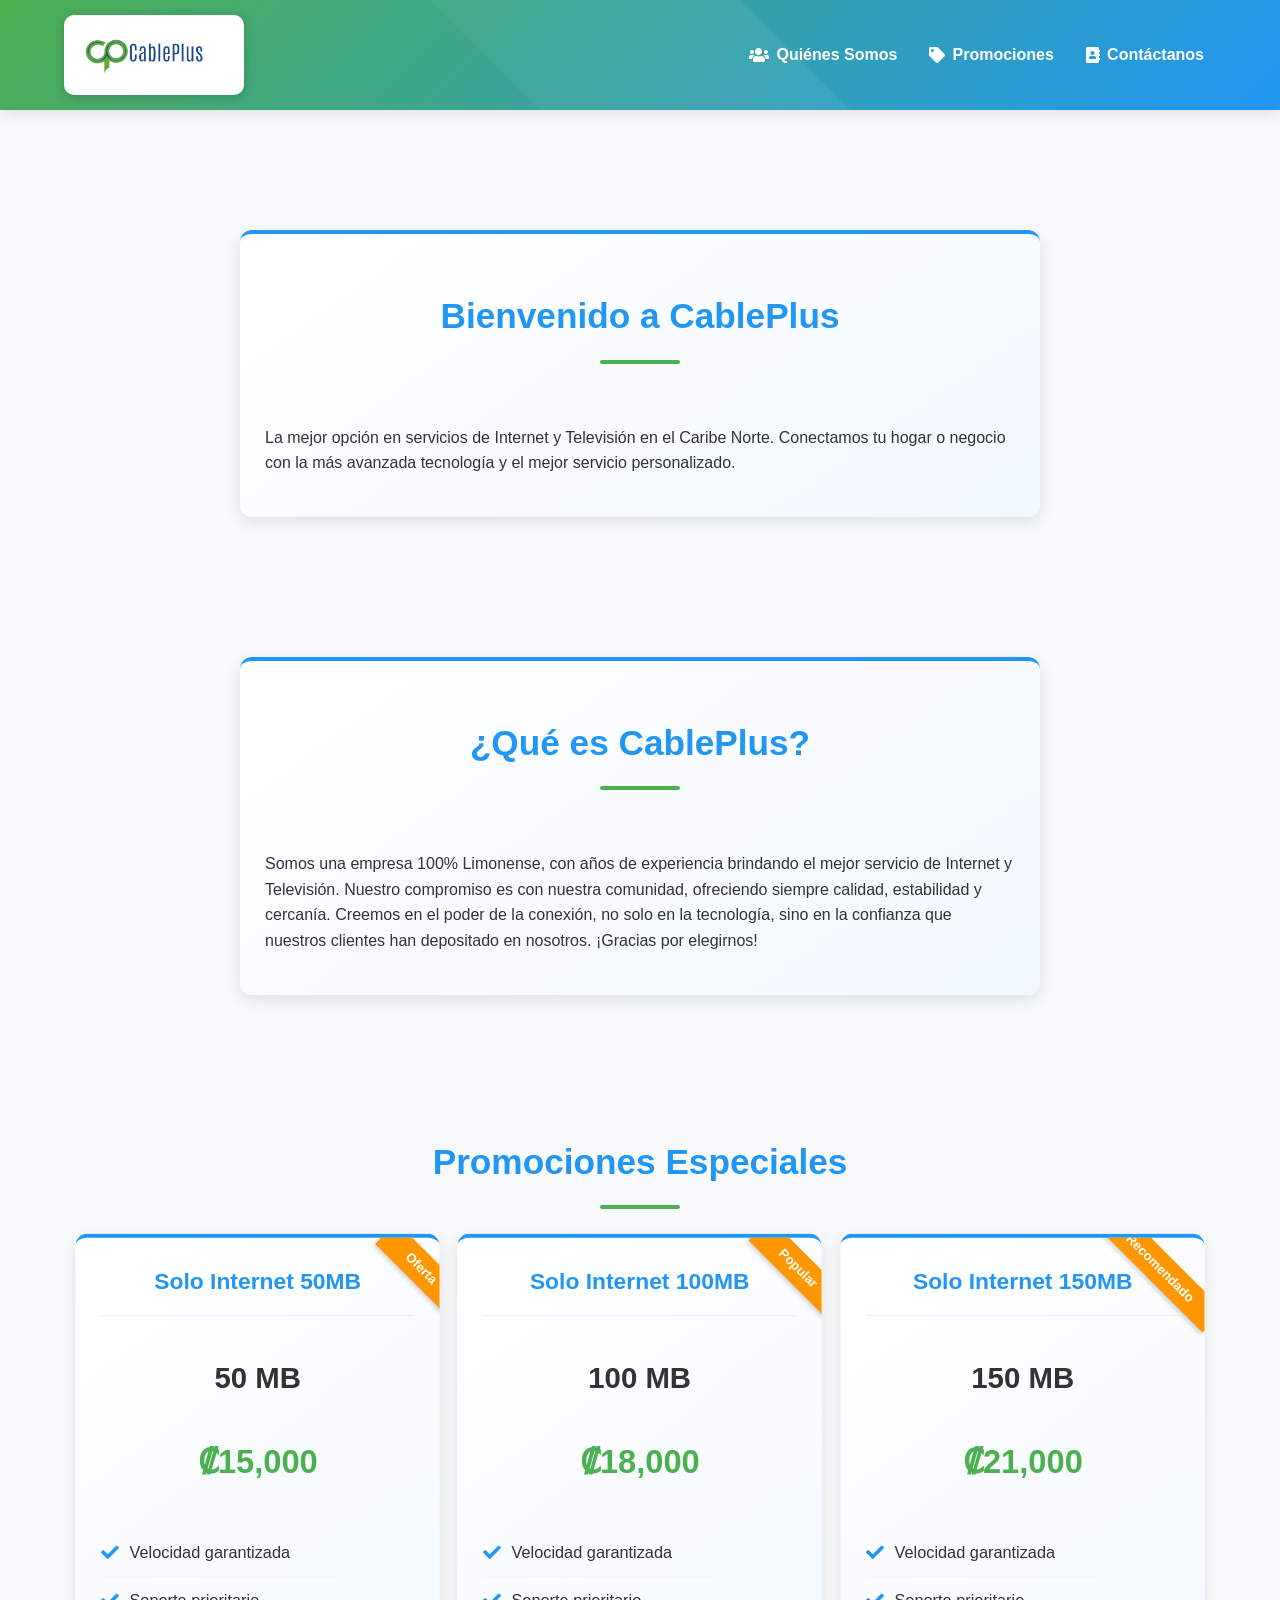
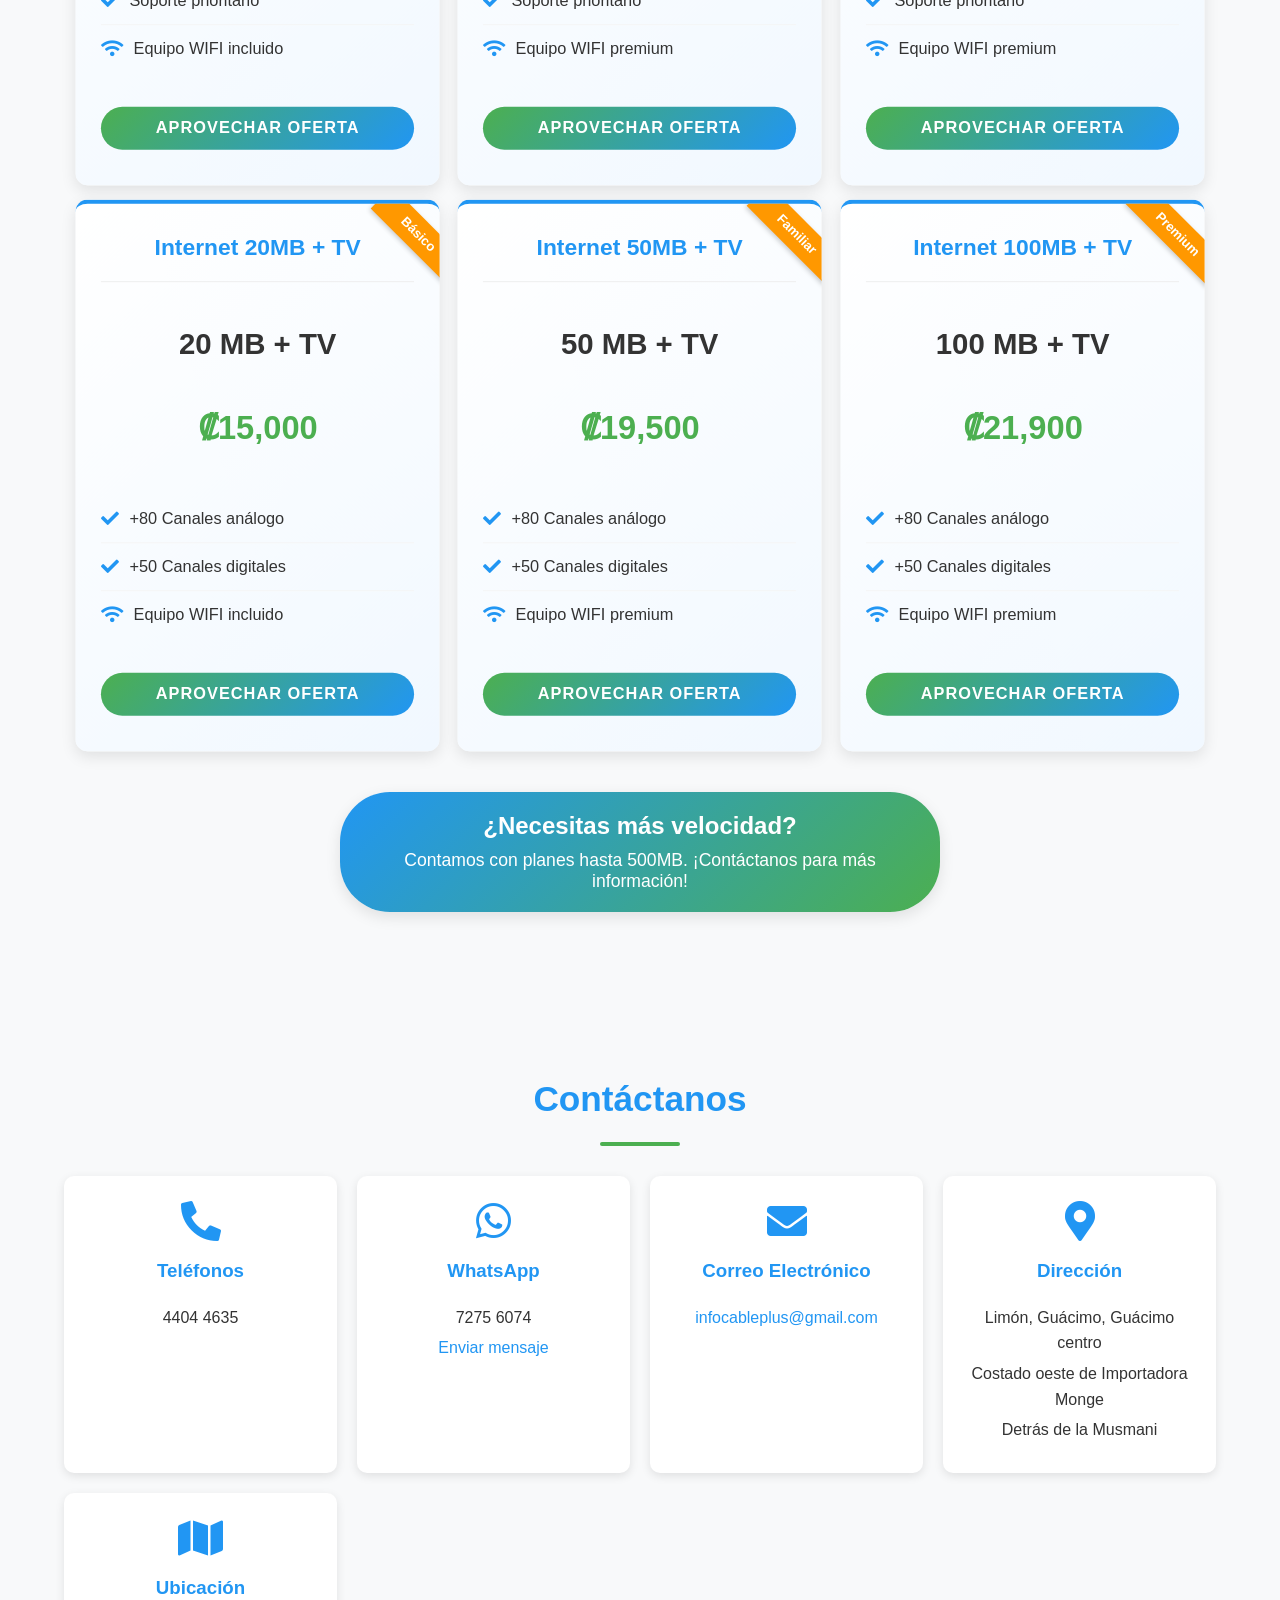
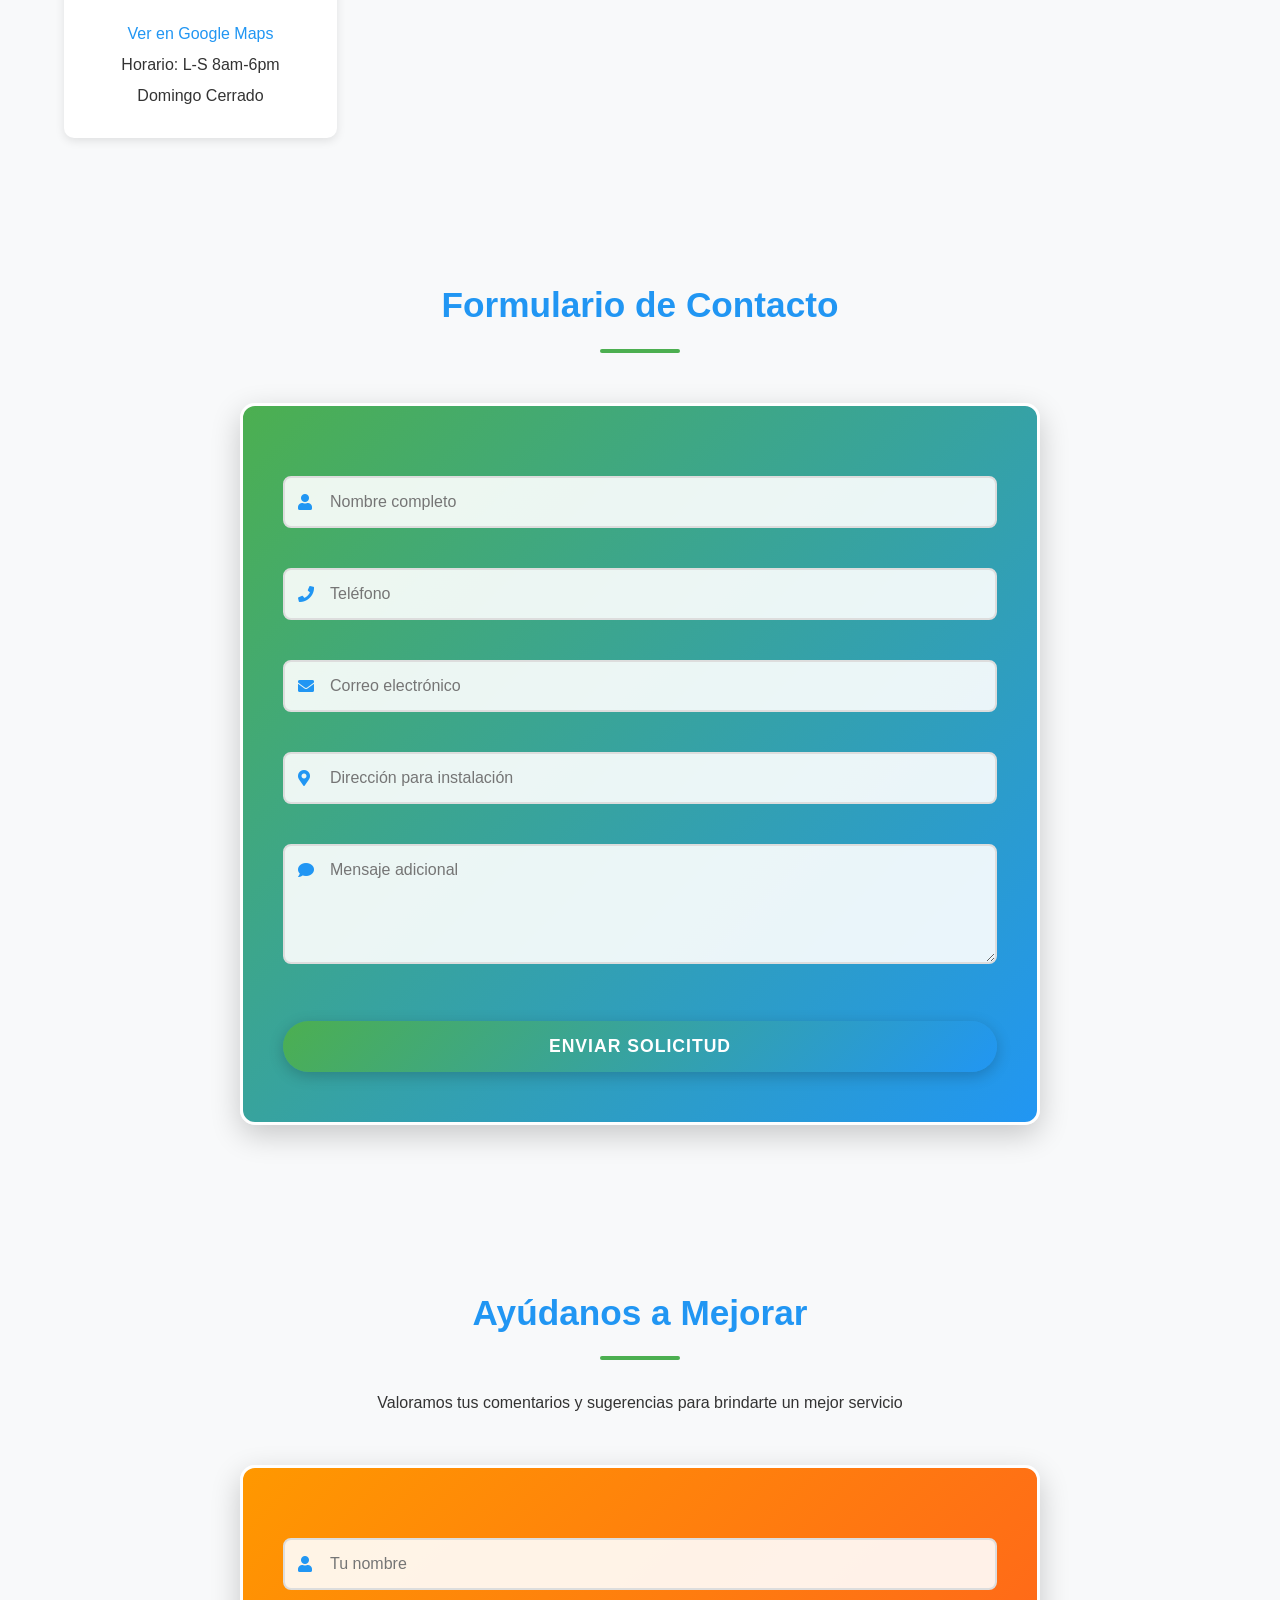
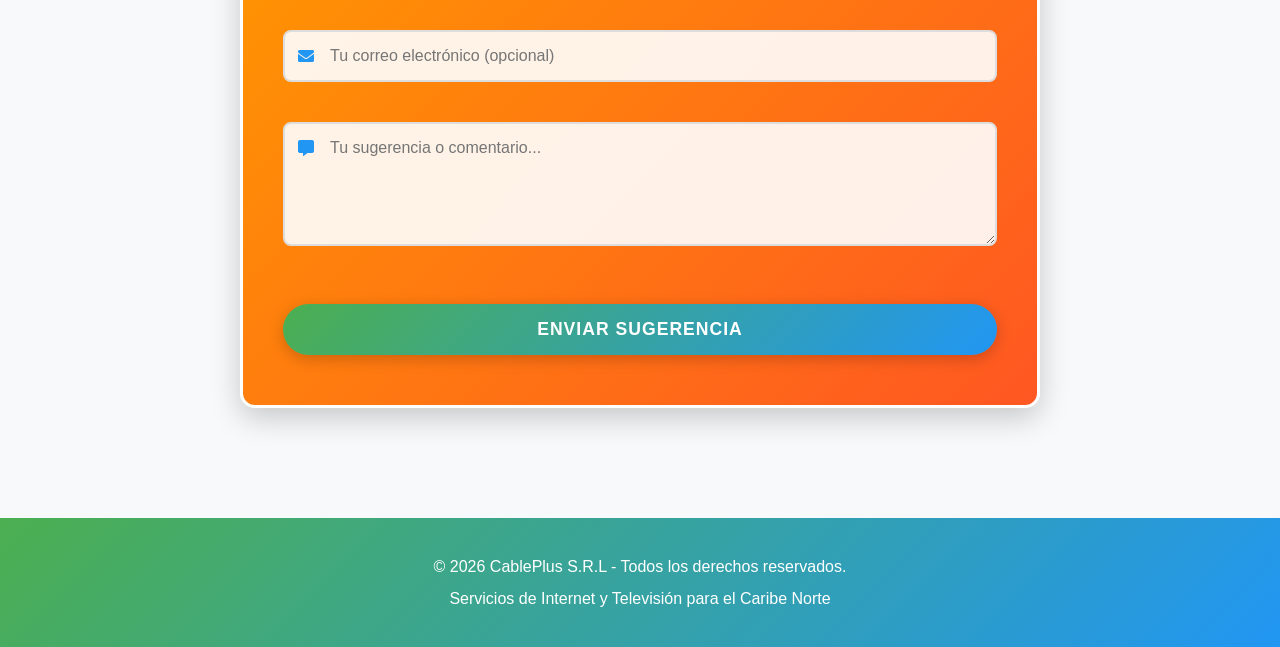
<file: index.html>
<!DOCTYPE html>
<html lang="es">
<head>
    <!-- Google Tag Manager -->
    <script>(function(w,d,s,l,i){w[l]=w[l]||[];w[l].push({'gtm.start':
    new Date().getTime(),event:'gtm.js'});var f=d.getElementsByTagName(s)[0],
    j=d.createElement(s),dl=l!='dataLayer'?'&l='+l:'';j.async=true;j.src=
    'https://www.googletagmanager.com/gtm.js?id='+i+dl;f.parentNode.insertBefore(j,f);
    })(window,document,'script','dataLayer','GTM-T4TMJP9D');</script>
    <!-- End Google Tag Manager -->
    <meta charset="UTF-8">
    <meta name="viewport" content="width=device-width, initial-scale=1.0">
    <meta name="description" content="CablePlus - Servicios de Internet y TV en Guácimo. Las mejores promociones en paquetes de Internet y Televisión.">
    <title>CablePlus - Servicios de Internet y TV</title>
    <link rel="stylesheet" href="https://cdnjs.cloudflare.com/ajax/libs/font-awesome/5.15.4/css/all.min.css">
    <style>
        :root {
            --verde: #4CAF50;
            --azul: #2196F3;
            --naranja: #FF9800;
            --morado: #9C27B0;
            --degradado-header: linear-gradient(135deg, #4CAF50 0%, #2196F3 100%);
        }

        *,
        *::before,
        *::after {
            box-sizing: border-box;
        }

        html {
            scroll-behavior: smooth;
            scroll-padding-top: 130px;
        }

        body {
            font-family: 'Segoe UI', Tahoma, Geneva, Verdana, sans-serif;
            line-height: 1.6;
            margin: 0;
            background: #f8f9fa;
            color: #333;
            padding-top: 130px;
            overflow-x: hidden;
            text-align: left;
        }

        header {
            position: fixed;
            top: 0;
            left: 0;
            width: 100%;
            z-index: 1000;
            background: var(--degradado-header);
            color: white;
            padding: 15px 5%;
            display: flex;
            align-items: center;
            justify-content: space-between;
            box-shadow: 0 4px 15px rgba(0,0,0,0.1);
            transition: all 0.3s ease;
            flex-wrap: nowrap;
            overflow: hidden;
        }

        .header-scroll {
            padding: 10px 5%;
            box-shadow: 0 2px 10px rgba(0,0,0,0.1);
        }

        header::before {
            content: "";
            position: absolute;
            top: -50%;
            left: -50%;
            width: 200%;
            height: 200%;
            background: linear-gradient(45deg, transparent, rgba(255,255,255,0.1));
            transform: rotate(45deg);
            pointer-events: none;
        }

        .logo-link {
            height: 80px;
            width: 180px;
            flex: 0 0 180px;
            display: flex;
            align-items: center;
            justify-content: center;
            background: white;
            padding: 4px;
            border-radius: 10px;
            box-shadow: 0 2px 10px rgba(0,0,0,0.2);
            position: relative;
            z-index: 1;
        }

        .logo-link img {
            width: 100%;
            height: 100%;
            object-fit: contain;
            transition: transform 0.3s ease;
        }

        .logo-link:hover img {
            transform: scale(1.06);
        }

        .logo-link:focus-visible {
            outline: 3px solid white;
            outline-offset: 3px;
        }

        nav ul {
            list-style: none;
            display: flex;
            gap: 8px;
            margin: 0;
            padding: 0;
            flex-wrap: nowrap;
            overflow: visible;
        }

        nav {
            min-width: 0;
        }

        nav ul li {
            flex: 0 0 auto;
        }

        nav ul li a {
            display: inline-flex;
            align-items: center;
            gap: 0.45rem;
            color: white;
            text-decoration: none;
            font-weight: 600;
            padding: 8px 12px;
            border-radius: 30px;
            transition: all 0.3s ease;
            position: relative;
            overflow: hidden;
            white-space: nowrap;
        }

        nav ul li a::before {
            content: "";
            position: absolute;
            top: 0;
            left: -100%;
            width: 100%;
            height: 100%;
            background: rgba(255,255,255,0.1);
            transition: 0.3s;
        }

        nav ul li a:hover {
            background: rgba(255,255,255,0.15);
            transform: translateY(-2px);
        }

        nav ul li a:hover::before {
            left: 100%;
        }

        .nav-text {
            display: inline;
        }

        .menu-toggle {
            display: none;
            width: 44px;
            height: 44px;
            align-items: center;
            justify-content: center;
            flex: 0 0 44px;
            border: 1px solid rgba(255,255,255,0.45);
            border-radius: 10px;
            background: rgba(255,255,255,0.14);
            color: white;
            font-size: 1.25rem;
            cursor: pointer;
        }

        .menu-toggle:focus-visible,
        nav ul li a:focus-visible {
            outline: 3px solid white;
            outline-offset: 3px;
        }

        section {
            padding: 40px 5%;
            margin: 30px auto;
            max-width: 1500px;
            scroll-margin-top: 130px;
            animation: aparecer 1s ease-out;
        }

        @keyframes aparecer {
            from { opacity: 0; transform: translateY(20px); }
            to { opacity: 1; transform: translateY(0); }
        }

        h2 {
            text-align: center;
            color: var(--azul);
            margin-bottom: 30px;
            font-size: clamp(1.75rem, 4vw, 2.2rem);
            position: relative;
        }

        h2::after {
            content: "";
            display: block;
            width: 80px;
            height: 4px;
            background: var(--verde);
            margin: 15px auto;
            border-radius: 2px;
        }

        .contenedor-servicios {
            display: grid;
            grid-template-columns: repeat(auto-fit, minmax(min(280px, 100%), 1fr));
            gap: 25px;
            margin-top: 30px;
            padding: 0 15px;
        }

        .tarjeta-servicio {
            background: white;
            border-radius: 12px;
            padding: 25px;
            box-shadow: 0 5px 15px rgba(0,0,0,0.1);
            transition: all 0.3s ease;
            position: relative;
            overflow: hidden;
            border-top: 4px solid var(--azul);
            background: linear-gradient(145deg, #ffffff, #f1f8ff);
            max-width: 100%;
            margin: 0 auto;
            width: 100%;
            display: flex;
            flex-direction: column;
        }

        .tarjeta-servicio.destacado {
            transform: scale(1.02);
        }

        .tarjeta-servicio:hover {
            transform: translateY(-5px);
            box-shadow: 0 10px 25px rgba(0,0,0,0.15);
        }

        .tarjeta-servicio h3 {
            color: var(--azul);
            margin-top: 0;
            font-size: 1.4em;
            text-align: center;
            padding-bottom: 15px;
            border-bottom: 1px solid #eee;
        }

        .tarjeta-servicio .velocidad {
            font-size: 1.8em;
            font-weight: bold;
            text-align: center;
            margin: 15px 0;
            color: #333;
        }

        .tarjeta-servicio .precio {
            font-size: 2em;
            font-weight: bold;
            text-align: center;
            margin: 20px 0;
            color: var(--verde);
        }

        .tarjeta-servicio .beneficios {
            list-style: none;
            padding: 0;
            margin: 20px 0;
            flex-grow: 1;
        }

        .tarjeta-servicio .beneficios li {
            padding: 10px 0;
            border-bottom: 1px solid #f5f5f5;
            display: flex;
            align-items: center;
        }

        .tarjeta-servicio .beneficios li:last-child {
            border-bottom: none;
        }

        .tarjeta-servicio .beneficios i {
            margin-right: 10px;
            color: var(--azul);
            font-size: 1.1em;
        }

        .tarjeta-servicio .btn-contratar {
            background: var(--degradado-header);
            color: white;
            border: none;
            padding: 12px 25px;
            border-radius: 30px;
            font-weight: bold;
            cursor: pointer;
            width: 100%;
            transition: all 0.3s ease;
            margin-top: 15px;
            text-transform: uppercase;
            letter-spacing: 1px;
            font-size: 1em;
        }

        .tarjeta-servicio .btn-contratar:hover {
            opacity: 0.9;
            transform: translateY(-2px);
            box-shadow: 0 4px 10px rgba(0,0,0,0.2);
        }

        .etiqueta-promo {
            position: absolute;
            top: 15px;
            right: -30px;
            background: var(--naranja);
            color: white;
            padding: 5px 30px;
            transform: rotate(45deg);
            font-size: 0.8em;
            font-weight: bold;
            box-shadow: 0 2px 5px rgba(0,0,0,0.2);
        }

        .paquete-seleccionado {
            background-color: #e3f2fd;
            padding: 15px;
            border-radius: 8px;
            margin-bottom: 20px;
            border-left: 4px solid var(--azul);
        }
        
        .paquete-seleccionado h4 {
            margin-top: 0;
            color: var(--azul);
        }

        .info-contacto {
            display: grid;
            grid-template-columns: repeat(auto-fit, minmax(min(250px, 100%), 1fr));
            gap: 20px;
            margin-top: 30px;
        }

        .tarjeta-contacto {
            background: white;
            padding: 25px;
            border-radius: 10px;
            box-shadow: 0 3px 10px rgba(0,0,0,0.1);
            text-align: center;
        }

        .tarjeta-contacto i {
            font-size: 2.5em;
            color: var(--azul);
            margin-bottom: 15px;
        }

        .tarjeta-contacto h3 {
            color: var(--azul);
            margin-top: 0;
        }

        .tarjeta-contacto p {
            margin: 5px 0;
        }

        .tarjeta-contacto a {
            color: var(--azul);
            text-decoration: none;
            transition: all 0.3s ease;
        }

        .tarjeta-contacto a:hover {
            color: var(--verde);
            text-decoration: underline;
        }

        footer {
            background: var(--degradado-header);
            color: white;
            text-align: center;
            padding: 30px 20px;
            margin-top: 50px;
            display: flex;
            justify-content: center;
            align-items: center;
            min-height: 80px;
            position: relative;
            z-index: 100;
        }

        footer p {
            margin: 6px 0;
        }

        .form-container {
            display: flex;
            justify-content: center;
            width: 100%;
            padding: 20px 0;
        }

        #formulario-contacto, 
        #formulario-sugerencias {
            width: 100%;
            max-width: 800px;
            margin: 0 auto;
            padding: 40px;
            border-radius: 15px;
            box-shadow: 0 10px 30px rgba(0,0,0,0.2);
            border: 3px solid white;
        }

        #formulario-contacto {
            background: linear-gradient(135deg, #4CAF50 0%, #2196F3 100%);
        }

        #formulario-sugerencias {
            background: linear-gradient(135deg, #FF9800 0%, #FF5722 100%);
        }

        .campo-formulario {
            position: relative;
            margin: 20px 0;
            width: 100%;
        }

        .icono-input {
            position: absolute;
            left: 15px;
            top: 50%;
            transform: translateY(-50%);
            color: #2196F3;
            z-index: 1;
        }

        input, textarea, button {
            width: 100%;
            padding: 15px 15px 15px 45px;
            margin: 10px 0;
            border: 2px solid #ddd;
            border-radius: 8px;
            transition: all 0.3s ease;
            font-size: 1em;
            background: rgba(255,255,255,0.9);
            font-family: inherit;
        }

        textarea {
            min-height: 120px;
            resize: vertical;
        }

        .campo-formulario .fa-comment,
        .campo-formulario .fa-comment-alt {
            top: 28px;
            transform: none;
        }

        input:focus, textarea:focus {
            border-color: var(--azul);
            box-shadow: 0 0 15px rgba(33,150,243,0.3);
            outline: none;
            background: white;
        }

        button[type="submit"] {
            background: linear-gradient(135deg, #4CAF50 0%, #2196F3 100%);
            color: white;
            border: none;
            padding: 15px 30px;
            border-radius: 30px;
            font-weight: bold;
            cursor: pointer;
            transition: all 0.3s ease;
            text-transform: uppercase;
            letter-spacing: 1px;
            font-size: 1.1em;
            margin-top: 20px;
            box-shadow: 0 4px 15px rgba(0,0,0,0.2);
        }

        button[type="submit"]:hover {
            opacity: 0.9;
            transform: translateY(-2px);
            box-shadow: 0 6px 20px rgba(0,0,0,0.3);
        }

        a:focus-visible,
        button:focus-visible,
        input:focus-visible,
        textarea:focus-visible {
            outline: 3px solid #0b5ea8;
            outline-offset: 3px;
        }

        .btn-enviar-sugerencia {
            background: linear-gradient(135deg, #FF5722 0%, #FF9800 100%);
            color: white;
            border: none;
            padding: 15px 30px;
            border-radius: 30px;
            font-weight: bold;
            cursor: pointer;
            transition: all 0.3s ease;
            width: 100%;
            text-transform: uppercase;
            letter-spacing: 1px;
            font-size: 1.1em;
        }

        .btn-enviar-sugerencia:hover {
            transform: translateY(-2px);
            box-shadow: 0 5px 15px rgba(255,87,34,0.4);
        }

        /* Estilos para la tarjeta ovalada */
        .tarjeta-mas-info {
            grid-column: 1 / -1;
            background: linear-gradient(135deg, var(--azul) 0%, var(--verde) 100%);
            color: white;
            border-radius: 50px;
            padding: 20px;
            text-align: center;
            margin: 20px auto;
            max-width: 600px;
            cursor: pointer;
            transition: all 0.3s ease;
            box-shadow: 0 5px 15px rgba(0,0,0,0.1);
            border: none;
            display: flex;
            flex-direction: column;
            align-items: center;
            justify-content: center;
        }

        .tarjeta-mas-info:hover {
            transform: translateY(-5px);
            box-shadow: 0 10px 25px rgba(0,0,0,0.2);
        }

        .tarjeta-mas-info h3 {
            margin: 0;
            font-size: 1.5em;
            margin-bottom: 10px;
        }

        .tarjeta-mas-info p {
            margin: 0;
            font-size: 1.1em;
        }

        @media (max-width: 900px) {
            body {
                padding-top: 76px;
            }

            html {
                scroll-padding-top: 88px;
            }

            header {
                padding: 8px 4%;
                overflow: visible;
            }

            .header-scroll {
                padding: 8px 4%;
            }

            nav {
                position: absolute;
                top: 100%;
                left: 0;
                width: 100%;
                max-height: 0;
                visibility: hidden;
                opacity: 0;
                overflow: hidden;
                pointer-events: none;
                transform: translateY(-8px);
                background: linear-gradient(135deg, #3f9f55 0%, #168fda 100%);
                box-shadow: 0 8px 16px rgba(0,0,0,0.18);
                transition: max-height 0.25s ease, opacity 0.2s ease, transform 0.2s ease;
            }

            header.menu-open nav {
                max-height: 320px;
                visibility: visible;
                opacity: 1;
                pointer-events: auto;
                transform: translateY(0);
            }

            nav ul {
                flex-direction: column;
                align-items: stretch;
                gap: 4px;
                padding: 8px 4% 12px;
            }

            nav ul li a {
                width: 100%;
                padding: 11px 14px;
                border-radius: 10px;
                font-size: 0.95rem;
            }

            .menu-toggle {
                display: inline-flex;
            }

            .logo-link {
                height: 46px;
                width: 120px;
                flex-basis: 120px;
                padding: 3px;
                margin: 0;
                border-radius: 8px;
            }

            section {
                scroll-margin-top: 88px;
            }
            
            .contenedor-servicios {
                grid-template-columns: 1fr;
                gap: 20px;
                padding: 0;
            }
            
            .tarjeta-servicio {
                width: 100%;
                padding: 20px;
                margin: 0 auto 20px;
            }
            
            .tarjeta-servicio h3 {
                font-size: 1.2em;
            }
            
            .tarjeta-servicio .velocidad {
                font-size: 1.5em;
            }
            
            .tarjeta-servicio .precio {
                font-size: 1.8em;
            }
            
            footer {
                padding: 20px 10px;
                font-size: 0.85em;
                min-height: 60px;
                line-height: 1.4;
            }

            #formulario-contacto,
            #formulario-sugerencias {
                padding: 20px 15px;
                width: 100%;
            }
            
            /* Ajustes para etiquetas de promoción */
            .etiqueta-promo {
                right: -25px;
                padding: 3px 20px;
                font-size: 0.7em;
            }
            
            /* Ajustes para formularios */
            .campo-formulario {
                margin: 15px 0;
            }
            
            input, textarea {
                padding: 12px 12px 12px 40px;
                font-size: 0.9em;
            }
            
            .icono-input {
                left: 10px;
                font-size: 0.9em;
            }

            /* Ajustes para tarjeta ovalada */
            .tarjeta-mas-info {
                border-radius: 30px;
                padding: 15px;
                max-width: 100%;
            }

            .tarjeta-mas-info h3 {
                font-size: 1.2em;
            }

            .tarjeta-mas-info p {
                font-size: 0.9em;
            }
        }

        @media (max-width: 480px) {
            section {
                padding: 30px 4%;
                margin: 20px auto;
            }

            .contenedor-servicios {
                padding: 0;
            }
            
            .tarjeta-servicio {
                width: 100%;
                padding: 15px;
            }
            
            .tarjeta-servicio .btn-contratar {
                padding: 10px 15px;
                font-size: 0.9em;
            }
            
            /* Más ajustes para móviles pequeños */
            .etiqueta-promo {
                right: -20px;
                padding: 2px 15px;
                font-size: 0.6em;
            }
            
            input, textarea {
                padding: 10px 10px 10px 35px;
            }
            
            .icono-input {
                left: 8px;
            }
            
            #formulario-contacto,
            #formulario-sugerencias {
                padding: 15px 10px;
                width: 100%;
            }
        }

        @media (prefers-reduced-motion: reduce) {
            * {
                animation: none !important;
                transition: none !important;
            }
        }
        
        .hidden {
            display: none;
        }
    </style>
</head>
<body>
    <!-- Google Tag Manager (noscript) -->
    <noscript><iframe src="https://www.googletagmanager.com/ns.html?id=GTM-T4TMJP9D"
    height="0" width="0" style="display:none;visibility:hidden"></iframe></noscript>
    <!-- End Google Tag Manager (noscript) -->
    <div id="pagina-principal">
        <header>
            <a href="#inicio" class="logo-link" aria-label="Ir al inicio de la página">
                <img src="imagenes/logo.png" alt="CablePlus">
            </a>
            <button class="menu-toggle" type="button" aria-label="Abrir menú de navegación" aria-expanded="false" aria-controls="navegacion-principal">
                <i class="fas fa-bars" aria-hidden="true"></i>
            </button>
            <nav id="navegacion-principal" aria-label="Navegación principal">
                <ul>
                    <li><a href="#quienes-somos"><i class="fas fa-users"></i><span class="nav-text">Quiénes Somos</span></a></li>
                    <li><a href="#promociones"><i class="fas fa-tag"></i><span class="nav-text">Promociones</span></a></li>
                    <li><a href="#contactanos"><i class="fas fa-address-book"></i><span class="nav-text">Contáctanos</span></a></li>
                </ul>
            </nav>
        </header>

        <section id="inicio">
            <div class="contenedor-servicios">
                <div class="tarjeta-servicio" style="max-width: 800px; margin: 0 auto;">
                    <h2>Bienvenido a CablePlus</h2>
                    <p>La mejor opción en servicios de Internet y Televisión en el Caribe Norte. Conectamos tu hogar o negocio con la más avanzada tecnología y el mejor servicio personalizado.</p>
                </div>
            </div>
        </section>

        <section id="quienes-somos">
            <div class="contenedor-servicios">
                <div class="tarjeta-servicio" style="max-width: 800px; margin: 0 auto;">
                    <h2>¿Qué es CablePlus?</h2>
                    <p>Somos una empresa 100% Limonense, con años de experiencia brindando el mejor servicio de Internet y Televisión. Nuestro compromiso es con nuestra comunidad, ofreciendo siempre calidad, estabilidad y cercanía. Creemos en el poder de la conexión, no solo en la tecnología, sino en la confianza que nuestros clientes han depositado en nosotros. ¡Gracias por elegirnos!</p>
                </div>
            </div>
        </section>

        <section id="promociones">
            <h2>Promociones Especiales</h2>
            <div class="contenedor-servicios">
                <!-- Paquetes de solo Internet -->
                <div class="tarjeta-servicio tarjeta-1 destacado">
                    <div class="etiqueta-promo">Oferta</div>
                    <h3>Solo Internet 50MB</h3>
                    <div class="velocidad">50 MB</div>
                    <div class="precio">₡15,000</div>
                    <ul class="beneficios">
                        <li><i class="fas fa-check"></i> Velocidad garantizada</li>
                        <li><i class="fas fa-check"></i> Soporte prioritario</li>
                        <li><i class="fas fa-wifi"></i> Equipo WIFI incluido</li>
                    </ul>
                    <button class="btn-contratar">Aprovechar Oferta</button>
                </div>
                
                <div class="tarjeta-servicio tarjeta-2 destacado">
                    <div class="etiqueta-promo">Popular</div>
                    <h3>Solo Internet 100MB</h3>
                    <div class="velocidad">100 MB</div>
                    <div class="precio">₡18,000</div>
                    <ul class="beneficios">
                        <li><i class="fas fa-check"></i> Velocidad garantizada</li>
                        <li><i class="fas fa-check"></i> Soporte prioritario</li>
                        <li><i class="fas fa-wifi"></i> Equipo WIFI premium</li>
                    </ul>
                    <button class="btn-contratar">Aprovechar Oferta</button>
                </div>
                
                <div class="tarjeta-servicio tarjeta-3 destacado">
                    <div class="etiqueta-promo">Recomendado</div>
                    <h3>Solo Internet 150MB</h3>
                    <div class="velocidad">150 MB</div>
                    <div class="precio">₡21,000</div>
                    <ul class="beneficios">
                        <li><i class="fas fa-check"></i> Velocidad garantizada</li>
                        <li><i class="fas fa-check"></i> Soporte prioritario</li>
                        <li><i class="fas fa-wifi"></i> Equipo WIFI premium</li>
                    </ul>
                    <button class="btn-contratar">Aprovechar Oferta</button>
                </div>
                
                <!-- Paquetes de Internet + TV -->
                <div class="tarjeta-servicio tarjeta-4 destacado">
                    <div class="etiqueta-promo">Básico</div>
                    <h3>Internet 20MB + TV</h3>
                    <div class="velocidad">20 MB + TV</div>
                    <div class="precio">₡15,000</div>
                    <ul class="beneficios">
                        <li><i class="fas fa-check"></i> +80 Canales análogo</li>
                        <li><i class="fas fa-check"></i> +50 Canales digitales</li>
                        <li><i class="fas fa-wifi"></i> Equipo WIFI incluido</li>
                    </ul>
                    <button class="btn-contratar">Aprovechar Oferta</button>
                </div>
                
                <div class="tarjeta-servicio tarjeta-5 destacado">
                    <div class="etiqueta-promo">Familiar</div>
                    <h3>Internet 50MB + TV</h3>
                    <div class="velocidad">50 MB + TV</div>
                    <div class="precio">₡19,500</div>
                    <ul class="beneficios">
                        <li><i class="fas fa-check"></i> +80 Canales análogo</li>
                        <li><i class="fas fa-check"></i> +50 Canales digitales</li>
                        <li><i class="fas fa-wifi"></i> Equipo WIFI premium</li>
                    </ul>
                    <button class="btn-contratar">Aprovechar Oferta</button>
                </div>
                
                <div class="tarjeta-servicio tarjeta-6 destacado">
                    <div class="etiqueta-promo">Premium</div>
                    <h3>Internet 100MB + TV</h3>
                    <div class="velocidad">100 MB + TV</div>
                    <div class="precio">₡21,900</div>
                    <ul class="beneficios">
                        <li><i class="fas fa-check"></i> +80 Canales análogo</li>
                        <li><i class="fas fa-check"></i> +50 Canales digitales</li>
                        <li><i class="fas fa-wifi"></i> Equipo WIFI premium</li>
                    </ul>
                    <button class="btn-contratar">Aprovechar Oferta</button>
                </div>
                
                <!-- Tarjeta ovalada para más información -->
                <button class="tarjeta-mas-info" id="btn-mas-info">
                    <h3>¿Necesitas más velocidad?</h3>
                    <p>Contamos con planes hasta 500MB. ¡Contáctanos para más información!</p>
                </button>
            </div>
        </section>

        <section id="contactanos">
            <h2>Contáctanos</h2>
            <div class="info-contacto">
                <div class="tarjeta-contacto">
                    <i class="fas fa-phone-alt"></i>
                    <h3>Teléfonos</h3>
                    <p>4404 4635</p>
                </div>
                
                <div class="tarjeta-contacto">
                    <i class="fab fa-whatsapp"></i>
                    <h3>WhatsApp</h3>
                    <p>7275 6074</p>
                    <a href="https://wa.me/50672756074" target="_blank">Enviar mensaje</a>
                </div>
                
                <div class="tarjeta-contacto">
                    <i class="fas fa-envelope"></i>
                    <h3>Correo Electrónico</h3>
                    <p><a href="mailto:infocableplus@gmail.com">infocableplus@gmail.com</a></p>
                </div>
                
                <div class="tarjeta-contacto">
                    <i class="fas fa-map-marker-alt"></i>
                    <h3>Dirección</h3>
                    <p>Limón, Guácimo, Guácimo centro</p>
                    <p>Costado oeste de Importadora Monge</p>
                    <p>Detrás de la Musmani</p>
                </div>
                
                <div class="tarjeta-contacto">
                    <i class="fas fa-map"></i>
                    <h3>Ubicación</h3>
                    <p><a href="https://maps.app.goo.gl/VLgr9GH32wvAeTVx6" target="_blank">Ver en Google Maps</a></p>
                    <p>Horario: L-S 8am-6pm</p>
                    <p>Domingo Cerrado</p>
                </div>
            </div>
        </section>

        <section id="contacto">
            <h2>Formulario de Contacto</h2>
            <div id="info-paquete" class="hidden paquete-seleccionado">
                <h4>Estás interesado en:</h4>
                <p id="paquete-info"></p>
            </div>
            
            <div class="form-container">
                <form id="formulario-contacto" action="https://formsubmit.co/infocableplus@gmail.com" method="POST">
                    <input type="hidden" name="_subject" value="Nueva solicitud de CablePlus">
                    <input type="hidden" name="_template" value="table">
                    <input type="hidden" id="paquete" name="paquete">
                    <input type="hidden" name="_next" value="https://www.cableplus.co/gracias-solicitud.html">
                    <input type="hidden" name="_captcha" value="false">
                    <input type="text" name="_honey" style="display:none">
                    
                    <!-- Campos del formulario permanecen igual -->
                    <div class="campo-formulario">
                        <i class="fas fa-user icono-input"></i>
                        <input type="text" id="nombre" name="nombre" placeholder="Nombre completo" required>
                    </div>
                    
                    <div class="campo-formulario">
                        <i class="fas fa-phone icono-input"></i>
                        <input type="tel" id="telefono" name="telefono" placeholder="Teléfono" required>
                    </div>
                    
                    <div class="campo-formulario">
                        <i class="fas fa-envelope icono-input"></i>
                        <input type="email" id="email" name="email" placeholder="Correo electrónico" required>
                    </div>
                    
                    <div class="campo-formulario">
                        <i class="fas fa-map-marker-alt icono-input"></i>
                        <input type="text" id="direccion" name="direccion" placeholder="Dirección para instalación" required>
                    </div>
                    
                    <div class="campo-formulario">
                        <i class="fas fa-comment icono-input"></i>
                        <textarea id="mensaje" name="mensaje" rows="4" placeholder="Mensaje adicional"></textarea>
                    </div>
                    
                    <button type="submit">ENVIAR SOLICITUD</button>
                </form>
            </div>
        </section>

        <section id="sugerencias">
            <h2>Ayúdanos a Mejorar</h2>
            <p style="text-align: center; margin-bottom: 30px;">Valoramos tus comentarios y sugerencias para brindarte un mejor servicio</p>
            
            <div class="form-container">
                <form id="formulario-sugerencias" action="https://formsubmit.co/infocableplus@gmail.com" method="POST">
                    <input type="hidden" name="_subject" value="Nueva Sugerencia para CablePlus">
                    <input type="hidden" name="_template" value="table">
                    <input type="hidden" name="_next" value="https://www.cableplus.co/gracias-sugerencia.html">
                    <input type="hidden" name="_captcha" value="false">
                    <input type="text" name="_honey" style="display:none">
                    
                    <div class="campo-formulario">
                        <i class="fas fa-user icono-input"></i>
                        <input type="text" id="nombre-sugerencia" name="nombre" placeholder="Tu nombre" required>
                    </div>
                    
                    <div class="campo-formulario">
                        <i class="fas fa-envelope icono-input"></i>
                        <input type="email" id="email-sugerencia" name="email" placeholder="Tu correo electrónico (opcional)">
                    </div>
                    
                    <div class="campo-formulario">
                        <i class="fas fa-comment-alt icono-input"></i>
                        <textarea id="sugerencia" name="sugerencia" rows="5" placeholder="Tu sugerencia o comentario..." required></textarea>
                    </div>
                    
                    <button type="submit" class="btn-enviar-sugerencia">Enviar Sugerencia</button>
                </form>
            </div>
        </section>

        <footer>
            <div>
                <p>&copy; 2026 CablePlus S.R.L - Todos los derechos reservados.</p>
                <p>Servicios de Internet y Televisión para el Caribe Norte</p>
            </div>
        </footer>
    </div>

    <script>
        document.addEventListener('DOMContentLoaded', function() {
            const header = document.querySelector('header');
            const menuToggle = document.querySelector('.menu-toggle');

            function closeMenu() {
                header.classList.remove('menu-open');
                menuToggle.setAttribute('aria-expanded', 'false');
                menuToggle.setAttribute('aria-label', 'Abrir menú de navegación');
                menuToggle.querySelector('i').className = 'fas fa-bars';
            }

            menuToggle.addEventListener('click', function() {
                const isOpen = header.classList.toggle('menu-open');
                this.setAttribute('aria-expanded', String(isOpen));
                this.setAttribute('aria-label', isOpen ? 'Cerrar menú de navegación' : 'Abrir menú de navegación');
                this.querySelector('i').className = isOpen ? 'fas fa-times' : 'fas fa-bars';
            });

            function scrollToSection(selector, updateHash = true) {
                const target = document.querySelector(selector);
                if (!target) return;

                closeMenu();
                window.requestAnimationFrame(function() {
                    const destination = target.getBoundingClientRect().top + window.scrollY - header.offsetHeight - 12;
                    window.scrollTo({
                        top: Math.max(0, destination),
                        behavior: 'smooth'
                    });

                    if (updateHash && window.location.hash !== selector) {
                        window.history.pushState(null, '', selector);
                    }
                });
            }

            // Efecto de scroll en el header
            window.addEventListener('scroll', function() {
                if (window.scrollY > 50) {
                    header.classList.add('header-scroll');
                } else {
                    header.classList.remove('header-scroll');
                }
            });

            // Navegación suave
            document.querySelectorAll('a[href^="#"]').forEach(anchor => {
                anchor.addEventListener('click', function(e) {
                    const selector = this.getAttribute('href');
                    if (!selector || selector === '#' || !document.querySelector(selector)) return;

                    e.preventDefault();
                    scrollToSection(selector);
                });
            });

            window.addEventListener('hashchange', function() {
                if (window.location.hash) scrollToSection(window.location.hash, false);
            });

            window.addEventListener('resize', function() {
                if (window.innerWidth > 900) closeMenu();
            });

            // Botones de contratación
            const botonesContratar = document.querySelectorAll('.btn-contratar');
            botonesContratar.forEach(boton => {
                boton.addEventListener('click', function(e) {
                    e.preventDefault();
                    const tarjeta = this.closest('.tarjeta-servicio');
                    const titulo = tarjeta.querySelector('h3').textContent;
                    const velocidad = tarjeta.querySelector('.velocidad').textContent;
                    const precio = tarjeta.querySelector('.precio').textContent;
                    
                    document.getElementById('paquete').value = `${titulo} - ${velocidad} - ${precio}`;
                    
                    const infoDiv = document.getElementById('info-paquete');
                    const infoText = document.getElementById('paquete-info');
                    
                    infoDiv.classList.remove('hidden');
                    infoText.textContent = `${titulo} - ${velocidad} - ${precio}`;
                    
                    // Scroll al formulario
                    scrollToSection('#contacto');
                });
            });
            
            // Validación de formularios
            document.getElementById('formulario-contacto').addEventListener('submit', function(e) {
                if(!this.checkValidity()) {
                    e.preventDefault();
                    alert('Por favor complete todos los campos requeridos');
                }
            });
            
            document.getElementById('formulario-sugerencias').addEventListener('submit', function(e) {
                if(!this.checkValidity()) {
                    e.preventDefault();
                    alert('Por favor complete los campos requeridos');
                }
            });

            // Botón para más información (tarjeta ovalada)
            document.getElementById('btn-mas-info').addEventListener('click', function() {
                scrollToSection('#contactanos');
            });
        });
    </script>
</body>
</html>
</file>
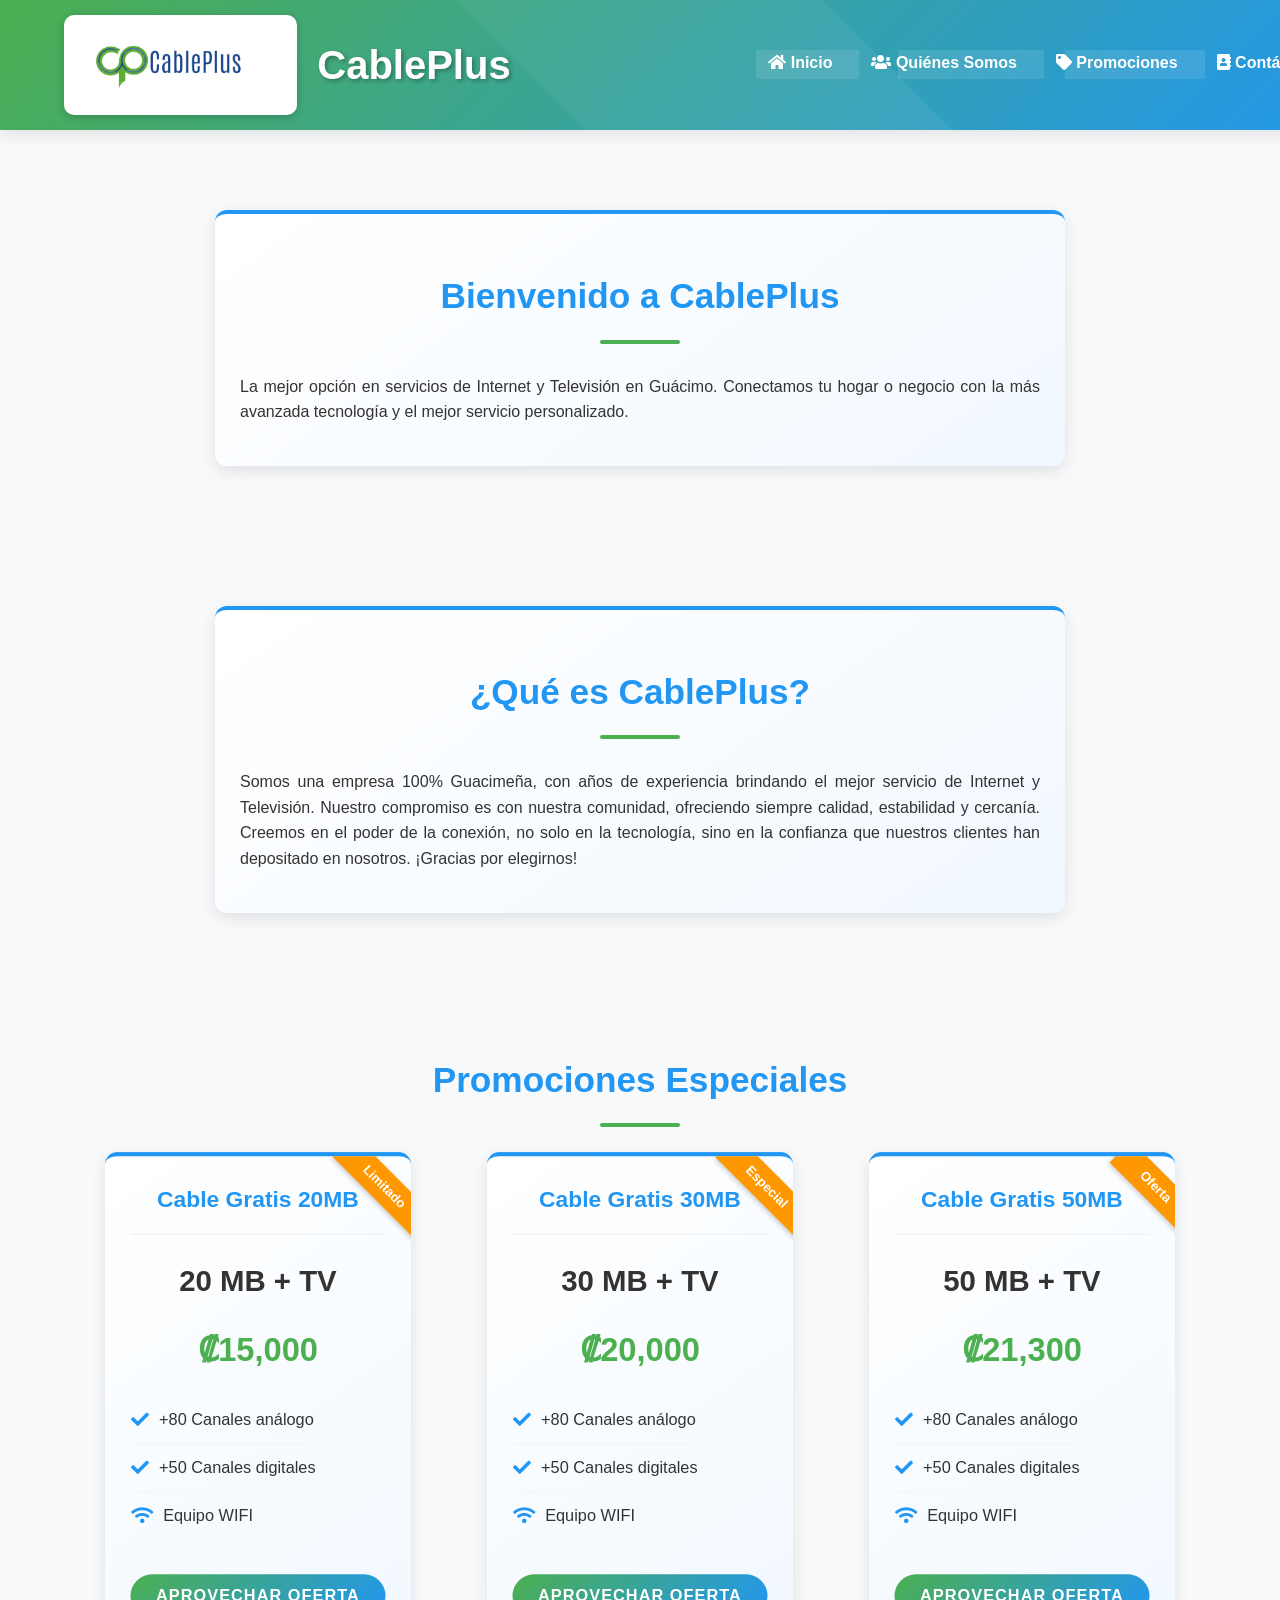
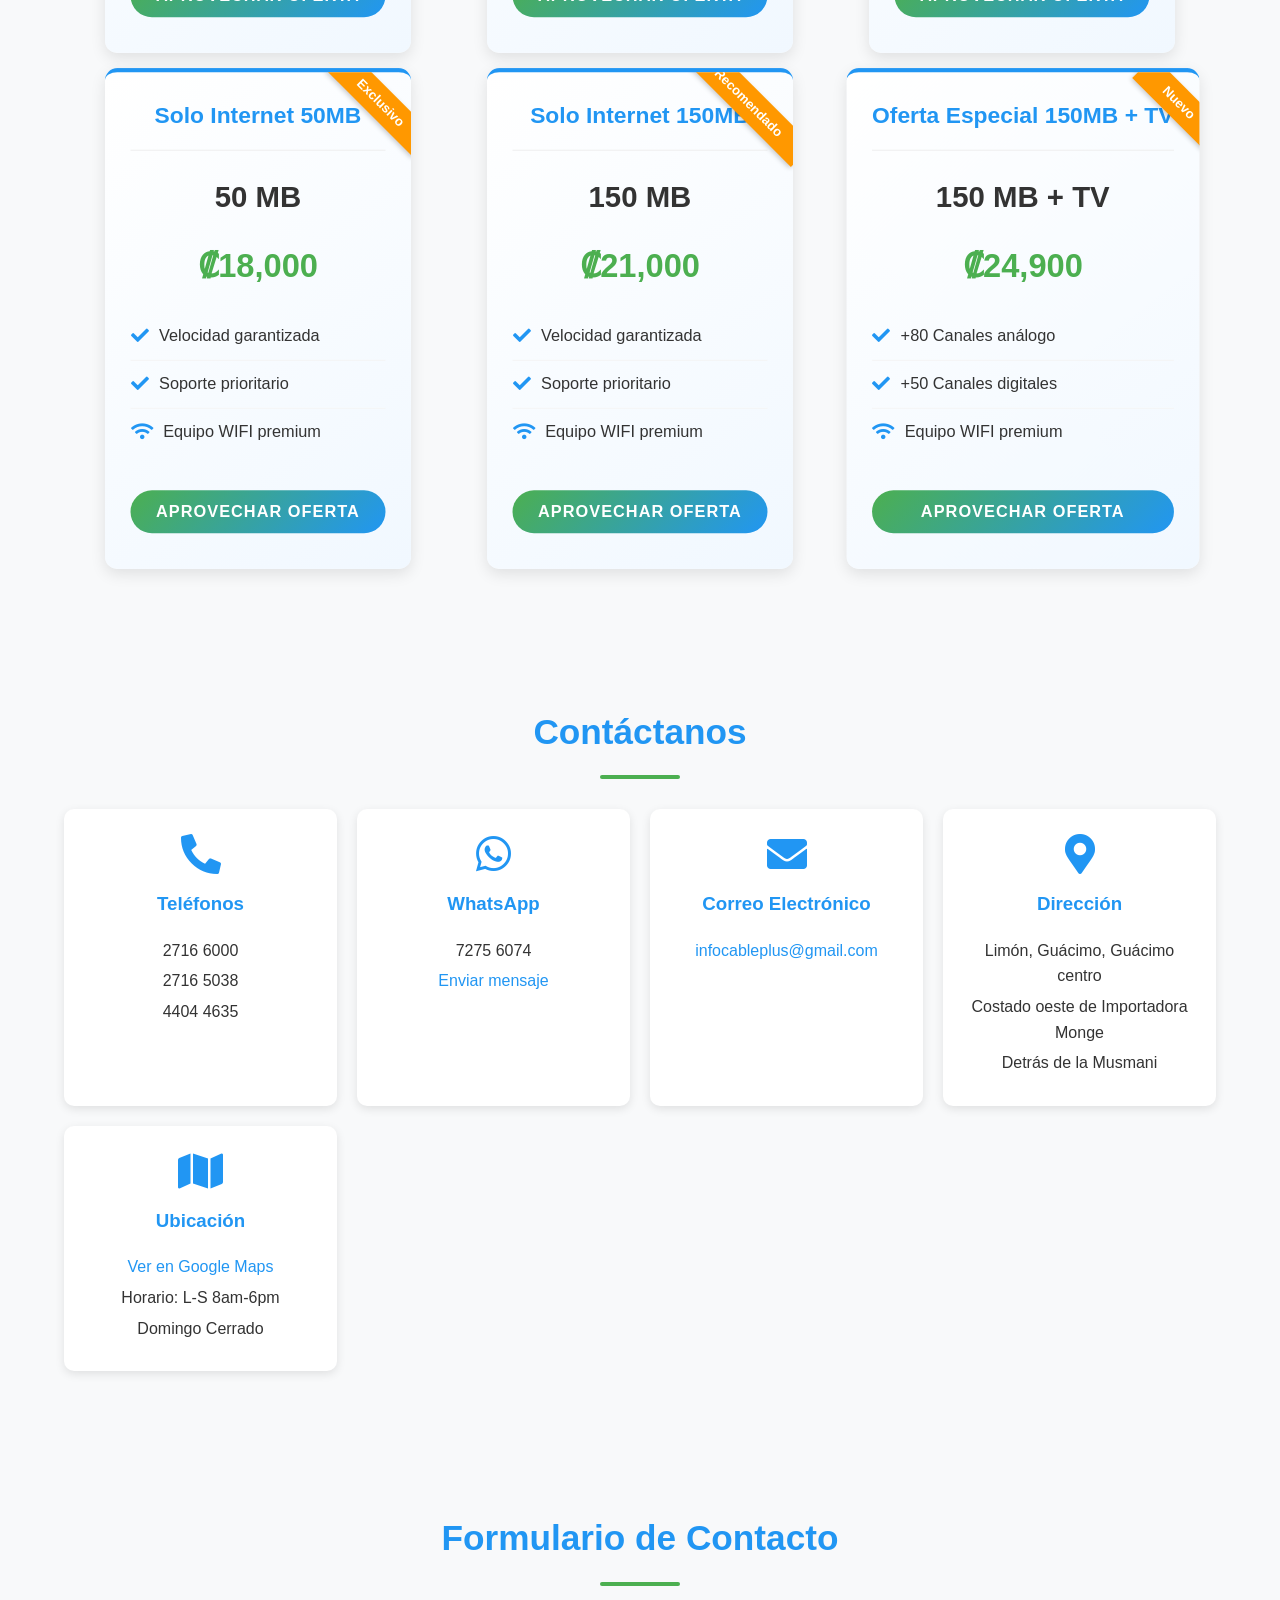
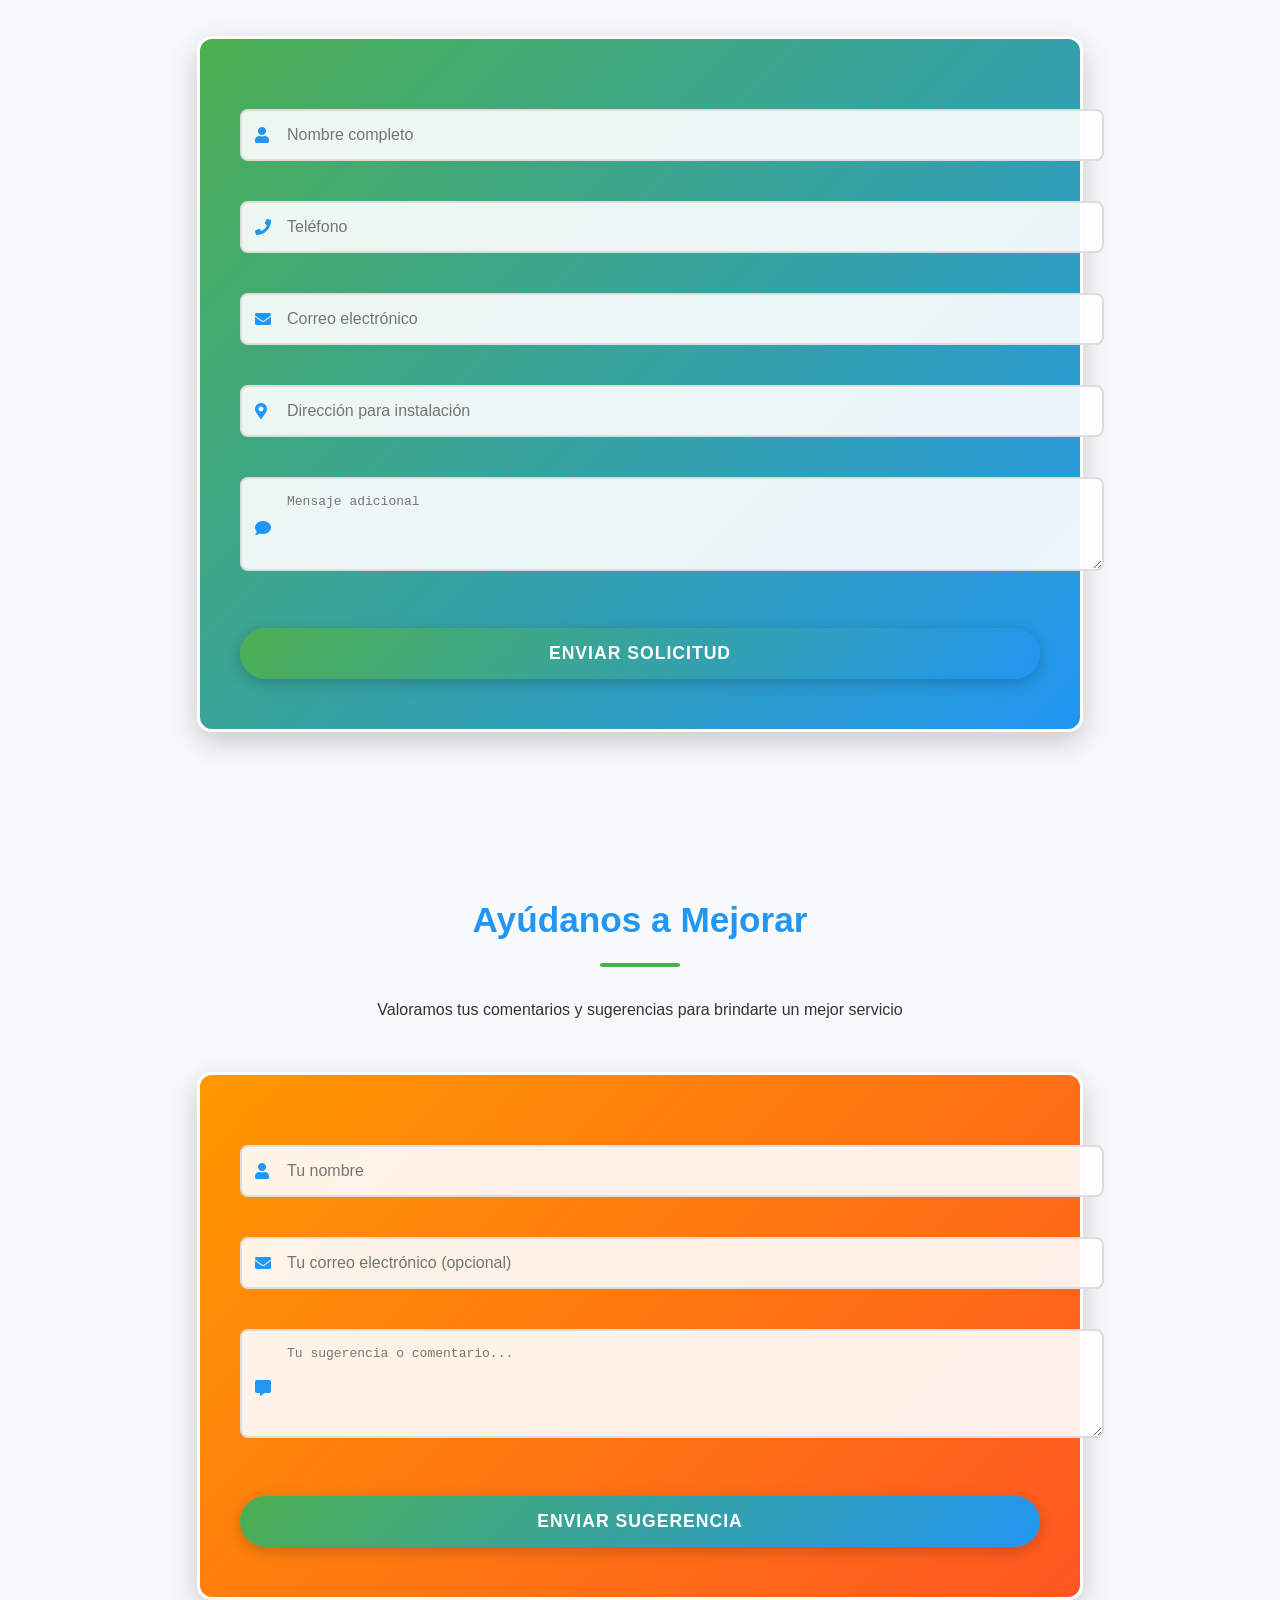
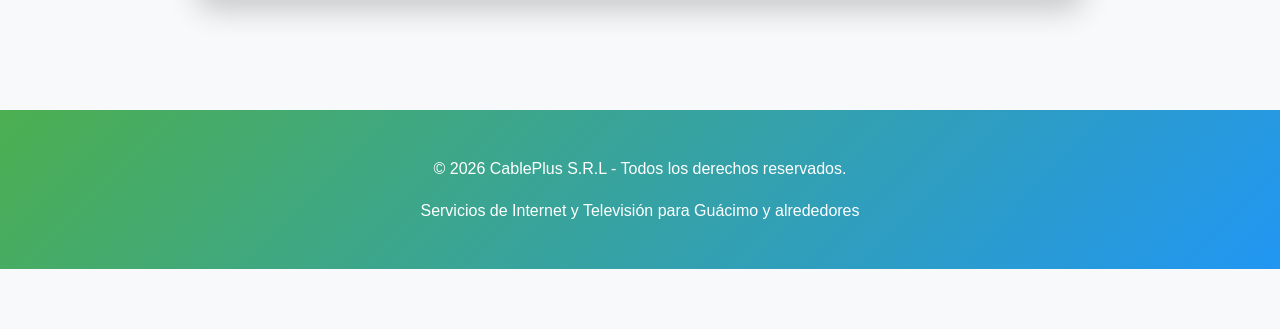
<file: Cable Plus web/index.html>
<!DOCTYPE html>
<html lang="es">
<head>
    <!-- Google Tag Manager -->
    <script>(function(w,d,s,l,i){w[l]=w[l]||[];w[l].push({'gtm.start':
    new Date().getTime(),event:'gtm.js'});var f=d.getElementsByTagName(s)[0],
    j=d.createElement(s),dl=l!='dataLayer'?'&l='+l:'';j.async=true;j.src=
    'https://www.googletagmanager.com/gtm.js?id='+i+dl;f.parentNode.insertBefore(j,f);
    })(window,document,'script','dataLayer','GTM-T4TMJP9D');</script>
    <!-- End Google Tag Manager -->
    <meta charset="UTF-8">
    <meta name="viewport" content="width=device-width, initial-scale=1.0">
    <meta name="description" content="CablePlus - Servicios de Internet y TV en Guácimo. Las mejores promociones en paquetes de Internet y Televisión.">
    <title>CablePlus - Servicios de Internet y TV</title>
    <link rel="stylesheet" href="https://cdnjs.cloudflare.com/ajax/libs/font-awesome/5.15.4/css/all.min.css">
    <style>
        :root {
            --verde: #4CAF50;
            --azul: #2196F3;
            --naranja: #FF9800;
            --morado: #9C27B0;
            --degradado-header: linear-gradient(135deg, #4CAF50 0%, #2196F3 100%);
        }

        body {
            font-family: 'Segoe UI', Tahoma, Geneva, Verdana, sans-serif;
            line-height: 1.6;
            margin: 0;
            background: #f8f9fa;
            color: #333;
            padding-top: 110px;
            padding-bottom: 60px;
            text-align: justify;
            text-justify: inter-word;
        }

        header {
            position: fixed;
            top: 0;
            width: 100%;
            z-index: 1000;
            background: var(--degradado-header);
            color: white;
            padding: 15px 5%;
            display: flex;
            align-items: center;
            justify-content: space-between;
            box-shadow: 0 4px 15px rgba(0,0,0,0.1);
            transition: all 0.3s ease;
            flex-wrap: nowrap;
            overflow: hidden;
        }

        .header-scroll {
            padding: 10px 5%;
            box-shadow: 0 2px 10px rgba(0,0,0,0.1);
        }

        header::before {
            content: "";
            position: absolute;
            top: -50%;
            left: -50%;
            width: 200%;
            height: 200%;
            background: linear-gradient(45deg, transparent, rgba(255,255,255,0.1));
            transform: rotate(45deg);
            pointer-events: none;
        }

        header img {
            height: 80px;
            background: white;
            padding: 10px;
            border-radius: 10px;
            box-shadow: 0 2px 10px rgba(0,0,0,0.2);
            transition: transform 0.3s ease;
        }

        header img:hover {
            transform: scale(1.05);
        }

        header h1 {
            font-size: 2.5em;
            text-shadow: 2px 2px 4px rgba(0,0,0,0.3);
            margin: 0 20px;
            flex-grow: 1;
            animation: tituloFlotante 3s ease-in-out infinite;
            white-space: nowrap;
            overflow: hidden;
            text-overflow: ellipsis;
            max-width: 50%;
        }

        @keyframes tituloFlotante {
            0%, 100% { transform: translateY(0); }
            50% { transform: translateY(-5px); }
        }

        nav ul {
            list-style: none;
            display: flex;
            gap: 15px;
            margin: 0;
            padding: 0;
            flex-wrap: nowrap;
            overflow-x: auto;
            -webkit-overflow-scrolling: touch;
            padding-bottom: 5px;
        }

        nav ul li a {
            color: white;
            text-decoration: none;
            font-weight: 600;
            padding: 8px 12px;
            border-radius: 30px;
            transition: all 0.3s ease;
            position: relative;
            overflow: hidden;
        }

        nav ul li a::before {
            content: "";
            position: absolute;
            top: 0;
            left: -100%;
            width: 100%;
            height: 100%;
            background: rgba(255,255,255,0.1);
            transition: 0.3s;
        }

        nav ul li a:hover {
            background: rgba(255,255,255,0.15);
            transform: translateY(-2px);
        }

        nav ul li a:hover::before {
            left: 100%;
        }

        .nav-text {
            display: inline;
        }

        section {
            padding: 40px 5%;
            margin: 30px 0;
            animation: aparecer 1s ease-out;
        }

        @keyframes aparecer {
            from { opacity: 0; transform: translateY(20px); }
            to { opacity: 1; transform: translateY(0); }
        }

        h2 {
            text-align: center;
            color: var(--azul);
            margin-bottom: 30px;
            font-size: 2.2em;
            position: relative;
        }

        h2::after {
            content: "";
            display: block;
            width: 80px;
            height: 4px;
            background: var(--verde);
            margin: 15px auto;
            border-radius: 2px;
        }

        .contenedor-servicios {
            display: grid;
            grid-template-columns: repeat(auto-fit, minmax(280px, 1fr));
            gap: 25px;
            margin-top: 30px;
            padding: 0 15px;
        }

        .tarjeta-servicio {
            background: white;
            border-radius: 12px;
            padding: 25px;
            box-shadow: 0 5px 15px rgba(0,0,0,0.1);
            transition: all 0.3s ease;
            position: relative;
            overflow: hidden;
            border-top: 4px solid var(--azul);
            background: linear-gradient(145deg, #ffffff, #f1f8ff);
            max-width: 100%;
            margin: 0 auto;
        }

        .tarjeta-servicio.destacado {
            transform: scale(1.02);
        }

        .tarjeta-servicio:hover {
            transform: translateY(-5px);
            box-shadow: 0 10px 25px rgba(0,0,0,0.15);
        }

        .tarjeta-servicio h3 {
            color: var(--azul);
            margin-top: 0;
            font-size: 1.4em;
            text-align: center;
            padding-bottom: 15px;
            border-bottom: 1px solid #eee;
        }

        .tarjeta-servicio .velocidad {
            font-size: 1.8em;
            font-weight: bold;
            text-align: center;
            margin: 15px 0;
            color: #333;
        }

        .tarjeta-servicio .precio {
            font-size: 2em;
            font-weight: bold;
            text-align: center;
            margin: 20px 0;
            color: var(--verde);
        }

        .tarjeta-servicio .beneficios {
            list-style: none;
            padding: 0;
            margin: 20px 0;
        }

        .tarjeta-servicio .beneficios li {
            padding: 10px 0;
            border-bottom: 1px solid #f5f5f5;
            display: flex;
            align-items: center;
        }

        .tarjeta-servicio .beneficios li:last-child {
            border-bottom: none;
        }

        .tarjeta-servicio .beneficios i {
            margin-right: 10px;
            color: var(--azul);
            font-size: 1.1em;
        }

        .tarjeta-servicio .btn-contratar {
            background: var(--degradado-header);
            color: white;
            border: none;
            padding: 12px 25px;
            border-radius: 30px;
            font-weight: bold;
            cursor: pointer;
            width: 100%;
            transition: all 0.3s ease;
            margin-top: 15px;
            text-transform: uppercase;
            letter-spacing: 1px;
            font-size: 1em;
        }

        .tarjeta-servicio .btn-contratar:hover {
            opacity: 0.9;
            transform: translateY(-2px);
            box-shadow: 0 4px 10px rgba(0,0,0,0.2);
        }

        .etiqueta-promo {
            position: absolute;
            top: 15px;
            right: -30px;
            background: var(--naranja);
            color: white;
            padding: 5px 30px;
            transform: rotate(45deg);
            font-size: 0.8em;
            font-weight: bold;
            box-shadow: 0 2px 5px rgba(0,0,0,0.2);
        }

        .paquete-seleccionado {
            background-color: #e3f2fd;
            padding: 15px;
            border-radius: 8px;
            margin-bottom: 20px;
            border-left: 4px solid var(--azul);
        }
        
        .paquete-seleccionado h4 {
            margin-top: 0;
            color: var(--azul);
        }

        .info-contacto {
            display: grid;
            grid-template-columns: repeat(auto-fit, minmax(250px, 1fr));
            gap: 20px;
            margin-top: 30px;
        }

        .tarjeta-contacto {
            background: white;
            padding: 25px;
            border-radius: 10px;
            box-shadow: 0 3px 10px rgba(0,0,0,0.1);
            text-align: center;
        }

        .tarjeta-contacto i {
            font-size: 2.5em;
            color: var(--azul);
            margin-bottom: 15px;
        }

        .tarjeta-contacto h3 {
            color: var(--azul);
            margin-top: 0;
        }

        .tarjeta-contacto p {
            margin: 5px 0;
        }

        .tarjeta-contacto a {
            color: var(--azul);
            text-decoration: none;
            transition: all 0.3s ease;
        }

        .tarjeta-contacto a:hover {
            color: var(--verde);
            text-decoration: underline;
        }

        footer {
            background: var(--degradado-header);
            color: white;
            text-align: center;
            padding: 30px 20px;
            margin-top: 50px;
            display: flex;
            justify-content: center;
            align-items: center;
            min-height: 80px;
            position: relative;
            z-index: 100;
        }

        .form-container {
            display: flex;
            justify-content: center;
            width: 100%;
            padding: 20px 0;
        }

        #formulario-contacto, 
        #formulario-sugerencias {
            width: 100%;
            max-width: 800px;
            margin: 0 auto;
            padding: 40px;
            border-radius: 15px;
            box-shadow: 0 10px 30px rgba(0,0,0,0.2);
            border: 3px solid white;
        }

        #formulario-contacto {
            background: linear-gradient(135deg, #4CAF50 0%, #2196F3 100%);
        }

        #formulario-sugerencias {
            background: linear-gradient(135deg, #FF9800 0%, #FF5722 100%);
        }

        .campo-formulario {
            position: relative;
            margin: 20px 0;
            width: 100%;
        }

        .icono-input {
            position: absolute;
            left: 15px;
            top: 50%;
            transform: translateY(-50%);
            color: #2196F3;
            z-index: 1;
        }

        input, textarea, button {
            width: 100%;
            padding: 15px 15px 15px 45px;
            margin: 10px 0;
            border: 2px solid #ddd;
            border-radius: 8px;
            transition: all 0.3s ease;
            font-size: 1em;
            background: rgba(255,255,255,0.9);
        }

        input:focus, textarea:focus {
            border-color: var(--azul);
            box-shadow: 0 0 15px rgba(33,150,243,0.3);
            outline: none;
            background: white;
        }

        button[type="submit"] {
            background: linear-gradient(135deg, #4CAF50 0%, #2196F3 100%);
            color: white;
            border: none;
            padding: 15px 30px;
            border-radius: 30px;
            font-weight: bold;
            cursor: pointer;
            transition: all 0.3s ease;
            text-transform: uppercase;
            letter-spacing: 1px;
            font-size: 1.1em;
            margin-top: 20px;
            box-shadow: 0 4px 15px rgba(0,0,0,0.2);
        }

        button[type="submit"]:hover {
            opacity: 0.9;
            transform: translateY(-2px);
            box-shadow: 0 6px 20px rgba(0,0,0,0.3);
        }

        .btn-enviar-sugerencia {
            background: linear-gradient(135deg, #FF5722 0%, #FF9800 100%);
            color: white;
            border: none;
            padding: 15px 30px;
            border-radius: 30px;
            font-weight: bold;
            cursor: pointer;
            transition: all 0.3s ease;
            width: 100%;
            text-transform: uppercase;
            letter-spacing: 1px;
            font-size: 1.1em;
        }

        .btn-enviar-sugerencia:hover {
            transform: translateY(-2px);
            box-shadow: 0 5px 15px rgba(255,87,34,0.4);
        }

        nav ul::-webkit-scrollbar {
            height: 4px;
        }

        nav ul::-webkit-scrollbar-track {
            background: rgba(255,255,255,0.1);
        }

        nav ul::-webkit-scrollbar-thumb {
            background: rgba(255,255,255,0.3);
            border-radius: 2px;
        }

        @media (max-width: 768px) {
            body {
                padding-top: 100px;
                padding-bottom: 50px;
            }
            
            header {
                padding: 10px 3%;
            }
            
            header h1 {
                font-size: 1.3em;
                max-width: 40%;
            }
            
            nav ul {
                gap: 8px;
            }
            
            nav ul li a {
                padding: 6px 8px;
                font-size: 0.8em;
            }
            
            header img {
                height: 40px;
                margin-right: 5px;
            }
            
            .contenedor-servicios {
                grid-template-columns: 1fr;
                gap: 20px;
                padding: 0 20px;
            }
            
            .tarjeta-servicio {
                width: 90%;
                padding: 20px;
                margin: 0 auto 20px;
            }
            
            .tarjeta-servicio h3 {
                font-size: 1.2em;
            }
            
            .tarjeta-servicio .velocidad {
                font-size: 1.5em;
            }
            
            .tarjeta-servicio .precio {
                font-size: 1.8em;
            }
            
            footer {
                padding: 20px 10px;
                font-size: 0.85em;
                min-height: 60px;
                line-height: 1.4;
            }

            #formulario-contacto,
            #formulario-sugerencias {
                padding: 20px 15px;
                width: 95%;
            }
            
            /* Ajustes para etiquetas de promoción */
            .etiqueta-promo {
                right: -25px;
                padding: 3px 20px;
                font-size: 0.7em;
            }
            
            /* Ajustes para formularios */
            .campo-formulario {
                margin: 15px 0;
            }
            
            input, textarea {
                padding: 12px 12px 12px 40px;
                font-size: 0.9em;
            }
            
            .icono-input {
                left: 10px;
                font-size: 0.9em;
            }
        }

        @media (max-width: 480px) {
            header h1 {
                font-size: 1.1em;
                max-width: 30%;
            }
            
            nav ul li a {
                padding: 5px 6px;
                font-size: 0.7em;
            }
            
            .nav-text {
                display: none;
            }
            
            nav ul li a {
                padding: 8px !important;
            }
            
            nav ul li a i {
                margin-right: 0;
            }
            
            .contenedor-servicios {
                padding: 0 15px;
            }
            
            .tarjeta-servicio {
                width: 85%;
                padding: 15px;
            }
            
            .tarjeta-servicio .btn-contratar {
                padding: 10px 15px;
                font-size: 0.9em;
            }
            
            /* Más ajustes para móviles pequeños */
            .etiqueta-promo {
                right: -20px;
                padding: 2px 15px;
                font-size: 0.6em;
            }
            
            input, textarea {
                padding: 10px 10px 10px 35px;
            }
            
            .icono-input {
                left: 8px;
            }
            
            #formulario-contacto,
            #formulario-sugerencias {
                padding: 15px 10px;
                width: 98%;
            }
        }

        @media (prefers-reduced-motion: reduce) {
            * {
                animation: none !important;
                transition: none !important;
            }
        }
        
        .hidden {
            display: none;
        }
    </style>
</head>
<body>
    <!-- Google Tag Manager (noscript) -->
    <noscript><iframe src="https://www.googletagmanager.com/ns.html?id=GTM-T4TMJP9D"
    height="0" width="0" style="display:none;visibility:hidden"></iframe></noscript>
    <!-- End Google Tag Manager (noscript) -->
    <div id="pagina-principal">
        <header>
            <img src="imagenes/logo.png" alt="Logo de CablePlus">
            <h1>CablePlus</h1>
            <nav>
                <ul>
                    <li><a href="#inicio"><i class="fas fa-home"></i><span class="nav-text"> Inicio</span></a></li>
                    <li><a href="#quienes-somos"><i class="fas fa-users"></i><span class="nav-text"> Quiénes Somos</span></a></li>
                    <li><a href="#promociones"><i class="fas fa-tag"></i><span class="nav-text"> Promociones</span></a></li>
                    <li><a href="#contactanos"><i class="fas fa-address-book"></i><span class="nav-text"> Contáctanos</span></a></li>
                </ul>
            </nav>
        </header>

        <section id="inicio">
            <div class="contenedor-servicios">
                <div class="tarjeta-servicio" style="max-width: 800px; margin: 0 auto;">
                    <h2>Bienvenido a CablePlus</h2>
                    <p>La mejor opción en servicios de Internet y Televisión en Guácimo. Conectamos tu hogar o negocio con la más avanzada tecnología y el mejor servicio personalizado.</p>
                </div>
            </div>
        </section>

        <section id="quienes-somos">
            <div class="contenedor-servicios">
                <div class="tarjeta-servicio" style="max-width: 800px; margin: 0 auto;">
                    <h2>¿Qué es CablePlus?</h2>
                    <p>Somos una empresa 100% Guacimeña, con años de experiencia brindando el mejor servicio de Internet y Televisión. Nuestro compromiso es con nuestra comunidad, ofreciendo siempre calidad, estabilidad y cercanía. Creemos en el poder de la conexión, no solo en la tecnología, sino en la confianza que nuestros clientes han depositado en nosotros. ¡Gracias por elegirnos!</p>
                </div>
            </div>
        </section>

        <section id="promociones">
            <h2>Promociones Especiales</h2>
            <div class="contenedor-servicios">
                <div class="tarjeta-servicio tarjeta-1 destacado">
                    <div class="etiqueta-promo">Limitado</div>
                    <h3>Cable Gratis 20MB</h3>
                    <div class="velocidad">20 MB + TV</div>
                    <div class="precio">₡15,000</div>
                    <ul class="beneficios">
                        <li><i class="fas fa-check"></i> +80 Canales análogo</li>
                        <li><i class="fas fa-check"></i> +50 Canales digitales</li>
                        <li><i class="fas fa-wifi"></i> Equipo WIFI</li>
                    </ul>
                    <button class="btn-contratar">Aprovechar Oferta</button>
                </div>
                
                <div class="tarjeta-servicio tarjeta-2 destacado">
                    <div class="etiqueta-promo">Especial</div>
                    <h3>Cable Gratis 30MB</h3>
                    <div class="velocidad">30 MB + TV</div>
                    <div class="precio">₡20,000</div>
                    <ul class="beneficios">
                        <li><i class="fas fa-check"></i> +80 Canales análogo</li>
                        <li><i class="fas fa-check"></i> +50 Canales digitales</li>
                        <li><i class="fas fa-wifi"></i> Equipo WIFI</li>
                    </ul>
                    <button class="btn-contratar">Aprovechar Oferta</button>
                </div>
                
                <div class="tarjeta-servicio tarjeta-3 destacado">
                    <div class="etiqueta-promo">Oferta</div>
                    <h3>Cable Gratis 50MB</h3>
                    <div class="velocidad">50 MB + TV</div>
                    <div class="precio">₡21,300</div>
                    <ul class="beneficios">
                        <li><i class="fas fa-check"></i> +80 Canales análogo</li>
                        <li><i class="fas fa-check"></i> +50 Canales digitales</li>
                        <li><i class="fas fa-wifi"></i> Equipo WIFI</li>
                    </ul>
                    <button class="btn-contratar">Aprovechar Oferta</button>
                </div>
                
                <div class="tarjeta-servicio tarjeta-4 destacado">
                    <div class="etiqueta-promo">Exclusivo</div>
                    <h3>Solo Internet 50MB</h3>
                    <div class="velocidad">50 MB</div>
                    <div class="precio">₡18,000</div>
                    <ul class="beneficios">
                        <li><i class="fas fa-check"></i> Velocidad garantizada</li>
                        <li><i class="fas fa-check"></i> Soporte prioritario</li>
                        <li><i class="fas fa-wifi"></i> Equipo WIFI premium</li>
                    </ul>
                    <button class="btn-contratar">Aprovechar Oferta</button>
                </div>
                
                <div class="tarjeta-servicio tarjeta-5 destacado">
                    <div class="etiqueta-promo">Recomendado</div>
                    <h3>Solo Internet 150MB</h3>
                    <div class="velocidad">150 MB</div>
                    <div class="precio">₡21,000</div>
                    <ul class="beneficios">
                        <li><i class="fas fa-check"></i> Velocidad garantizada</li>
                        <li><i class="fas fa-check"></i> Soporte prioritario</li>
                        <li><i class="fas fa-wifi"></i> Equipo WIFI premium</li>
                    </ul>
                    <button class="btn-contratar">Aprovechar Oferta</button>
                </div>

                <div class="tarjeta-servicio tarjeta-6 destacado">
                    <div class="etiqueta-promo">Nuevo</div>
                    <h3>Oferta Especial 150MB + TV</h3>
                    <div class="velocidad">150 MB + TV</div>
                    <div class="precio">₡24,900</div>
                    <ul class="beneficios">
                        <li><i class="fas fa-check"></i> +80 Canales análogo</li>
                        <li><i class="fas fa-check"></i> +50 Canales digitales</li>
                        <li><i class="fas fa-wifi"></i> Equipo WIFI premium</li>
                    </ul>
                    <button class="btn-contratar">Aprovechar Oferta</button>
                </div>
            </div>
        </section>

        <section id="contactanos">
            <h2>Contáctanos</h2>
            <div class="info-contacto">
                <div class="tarjeta-contacto">
                    <i class="fas fa-phone-alt"></i>
                    <h3>Teléfonos</h3>
                    <p>2716 6000</p>
                    <p>2716 5038</p>
                    <p>4404 4635</p>
                </div>
                
                <div class="tarjeta-contacto">
                    <i class="fab fa-whatsapp"></i>
                    <h3>WhatsApp</h3>
                    <p>7275 6074</p>
                    <a href="https://wa.me/50672756074" target="_blank">Enviar mensaje</a>
                </div>
                
                <div class="tarjeta-contacto">
                    <i class="fas fa-envelope"></i>
                    <h3>Correo Electrónico</h3>
                    <p><a href="mailto:infocableplus@gmail.com">infocableplus@gmail.com</a></p>
                </div>
                
                <div class="tarjeta-contacto">
                    <i class="fas fa-map-marker-alt"></i>
                    <h3>Dirección</h3>
                    <p>Limón, Guácimo, Guácimo centro</p>
                    <p>Costado oeste de Importadora Monge</p>
                    <p>Detrás de la Musmani</p>
                </div>
                
                <div class="tarjeta-contacto">
                    <i class="fas fa-map"></i>
                    <h3>Ubicación</h3>
                    <p><a href="https://maps.app.goo.gl/VLgr9GH32wvAeTVx6" target="_blank">Ver en Google Maps</a></p>
                    <p>Horario: L-S 8am-6pm</p>
                    <p>Domingo Cerrado</p>
                </div>
            </div>
        </section>

        <section id="contacto">
            <h2>Formulario de Contacto</h2>
            <div id="info-paquete" class="hidden paquete-seleccionado">
                <h4>Estás interesado en:</h4>
                <p id="paquete-info"></p>
            </div>
            
            <div class="form-container">
                <form id="formulario-contacto" action="https://formsubmit.co/infocableplus@gmail.com" method="POST">
                    <input type="hidden" name="_subject" value="Nueva solicitud de CablePlus">
                    <input type="hidden" name="_template" value="table">
                    <input type="hidden" id="paquete" name="paquete">
                    <!-- URL actualizada para la página de gracias -->
                    <input type="hidden" name="_next" value="https://www.cableplus.co/gracias-solicitud.html">
                    <input type="hidden" name="_captcha" value="false">
                    <input type="text" name="_honey" style="display:none">
                    
                    <div class="campo-formulario">
                        <i class="fas fa-user icono-input"></i>
                        <input type="text" id="nombre" name="nombre" placeholder="Nombre completo" required>
                    </div>
                    
                    <div class="campo-formulario">
                        <i class="fas fa-phone icono-input"></i>
                        <input type="tel" id="telefono" name="telefono" placeholder="Teléfono" required>
                    </div>
                    
                    <div class="campo-formulario">
                        <i class="fas fa-envelope icono-input"></i>
                        <input type="email" id="email" name="email" placeholder="Correo electrónico" required>
                    </div>
                    
                    <div class="campo-formulario">
                        <i class="fas fa-map-marker-alt icono-input"></i>
                        <input type="text" id="direccion" name="direccion" placeholder="Dirección para instalación" required>
                    </div>
                    
                    <div class="campo-formulario">
                        <i class="fas fa-comment icono-input"></i>
                        <textarea id="mensaje" name="mensaje" rows="4" placeholder="Mensaje adicional"></textarea>
                    </div>
                    
                    <button type="submit">ENVIAR SOLICITUD</button>
                </form>
            </div>
        </section>

        <section id="sugerencias">
            <h2>Ayúdanos a Mejorar</h2>
            <p style="text-align: center; margin-bottom: 30px;">Valoramos tus comentarios y sugerencias para brindarte un mejor servicio</p>
            
            <div class="form-container">
                <form id="formulario-sugerencias" action="https://formsubmit.co/infocableplus@gmail.com" method="POST">
                    <input type="hidden" name="_subject" value="Nueva Sugerencia para CablePlus">
                    <input type="hidden" name="_template" value="table">
                    <!-- URL actualizada para la página de gracias -->
                    <input type="hidden" name="_next" value="https://www.cableplus.co/gracias-sugerencia.html">
                    <input type="hidden" name="_captcha" value="false">
                    <input type="text" name="_honey" style="display:none">
                    
                    <div class="campo-formulario">
                        <i class="fas fa-user icono-input"></i>
                        <input type="text" id="nombre-sugerencia" name="nombre" placeholder="Tu nombre" required>
                    </div>
                    
                    <div class="campo-formulario">
                        <i class="fas fa-envelope icono-input"></i>
                        <input type="email" id="email-sugerencia" name="email" placeholder="Tu correo electrónico (opcional)">
                    </div>
                    
                    <div class="campo-formulario">
                        <i class="fas fa-comment-alt icono-input"></i>
                        <textarea id="sugerencia" name="sugerencia" rows="5" placeholder="Tu sugerencia o comentario..." required></textarea>
                    </div>
                    
                    <button type="submit" class="btn-enviar-sugerencia">Enviar Sugerencia</button>
                </form>
            </div>
        </section>

        <footer>
            <div>
                <p>&copy; 2026 CablePlus S.R.L - Todos los derechos reservados.</p>
                <p>Servicios de Internet y Televisión para Guácimo y alrededores</p>
            </div>
        </footer>
    </div>

    <script>
        document.addEventListener('DOMContentLoaded', function() {
            const header = document.querySelector('header');
            const body = document.querySelector('body');
            
            // Efecto de scroll en el header
            window.addEventListener('scroll', function() {
                if (window.scrollY > 50) {
                    header.classList.add('header-scroll');
                    body.style.paddingTop = window.innerWidth <= 768 ? '80px' : '90px';
                } else {
                    header.classList.remove('header-scroll');
                    body.style.paddingTop = window.innerWidth <= 768 ? '100px' : '110px';
                }
            });

            // Navegación suave
            document.querySelectorAll('a[href^="#"]').forEach(anchor => {
                anchor.addEventListener('click', function(e) {
                    e.preventDefault();
                    const target = document.querySelector(this.getAttribute('href'));
                    const headerHeight = header.offsetHeight;
                    
                    window.scrollTo({
                        top: target.offsetTop - headerHeight,
                        behavior: 'smooth'
                    });
                });
            });

            // Botones de contratación
            const botonesContratar = document.querySelectorAll('.btn-contratar');
            botonesContratar.forEach(boton => {
                boton.addEventListener('click', function(e) {
                    e.preventDefault();
                    const tarjeta = this.closest('.tarjeta-servicio');
                    const titulo = tarjeta.querySelector('h3').textContent;
                    const velocidad = tarjeta.querySelector('.velocidad').textContent;
                    const precio = tarjeta.querySelector('.precio').textContent;
                    
                    document.getElementById('paquete').value = `${titulo} - ${velocidad} - ${precio}`;
                    
                    const infoDiv = document.getElementById('info-paquete');
                    const infoText = document.getElementById('paquete-info');
                    
                    infoDiv.classList.remove('hidden');
                    infoText.textContent = `${titulo} - ${velocidad} - ${precio}`;
                    
                    // Scroll al formulario
                    window.scrollTo({
                        top: document.getElementById('contacto').offsetTop - header.offsetHeight,
                        behavior: 'smooth'
                    });
                });
            });
            
            // Validación de formularios
            document.getElementById('formulario-contacto').addEventListener('submit', function(e) {
                if(!this.checkValidity()) {
                    e.preventDefault();
                    alert('Por favor complete todos los campos requeridos');
                }
            });
            
            document.getElementById('formulario-sugerencias').addEventListener('submit', function(e) {
                if(!this.checkValidity()) {
                    e.preventDefault();
                    alert('Por favor complete los campos requeridos');
                }
            });
        });
    </script>
</body>
</html>
</file>
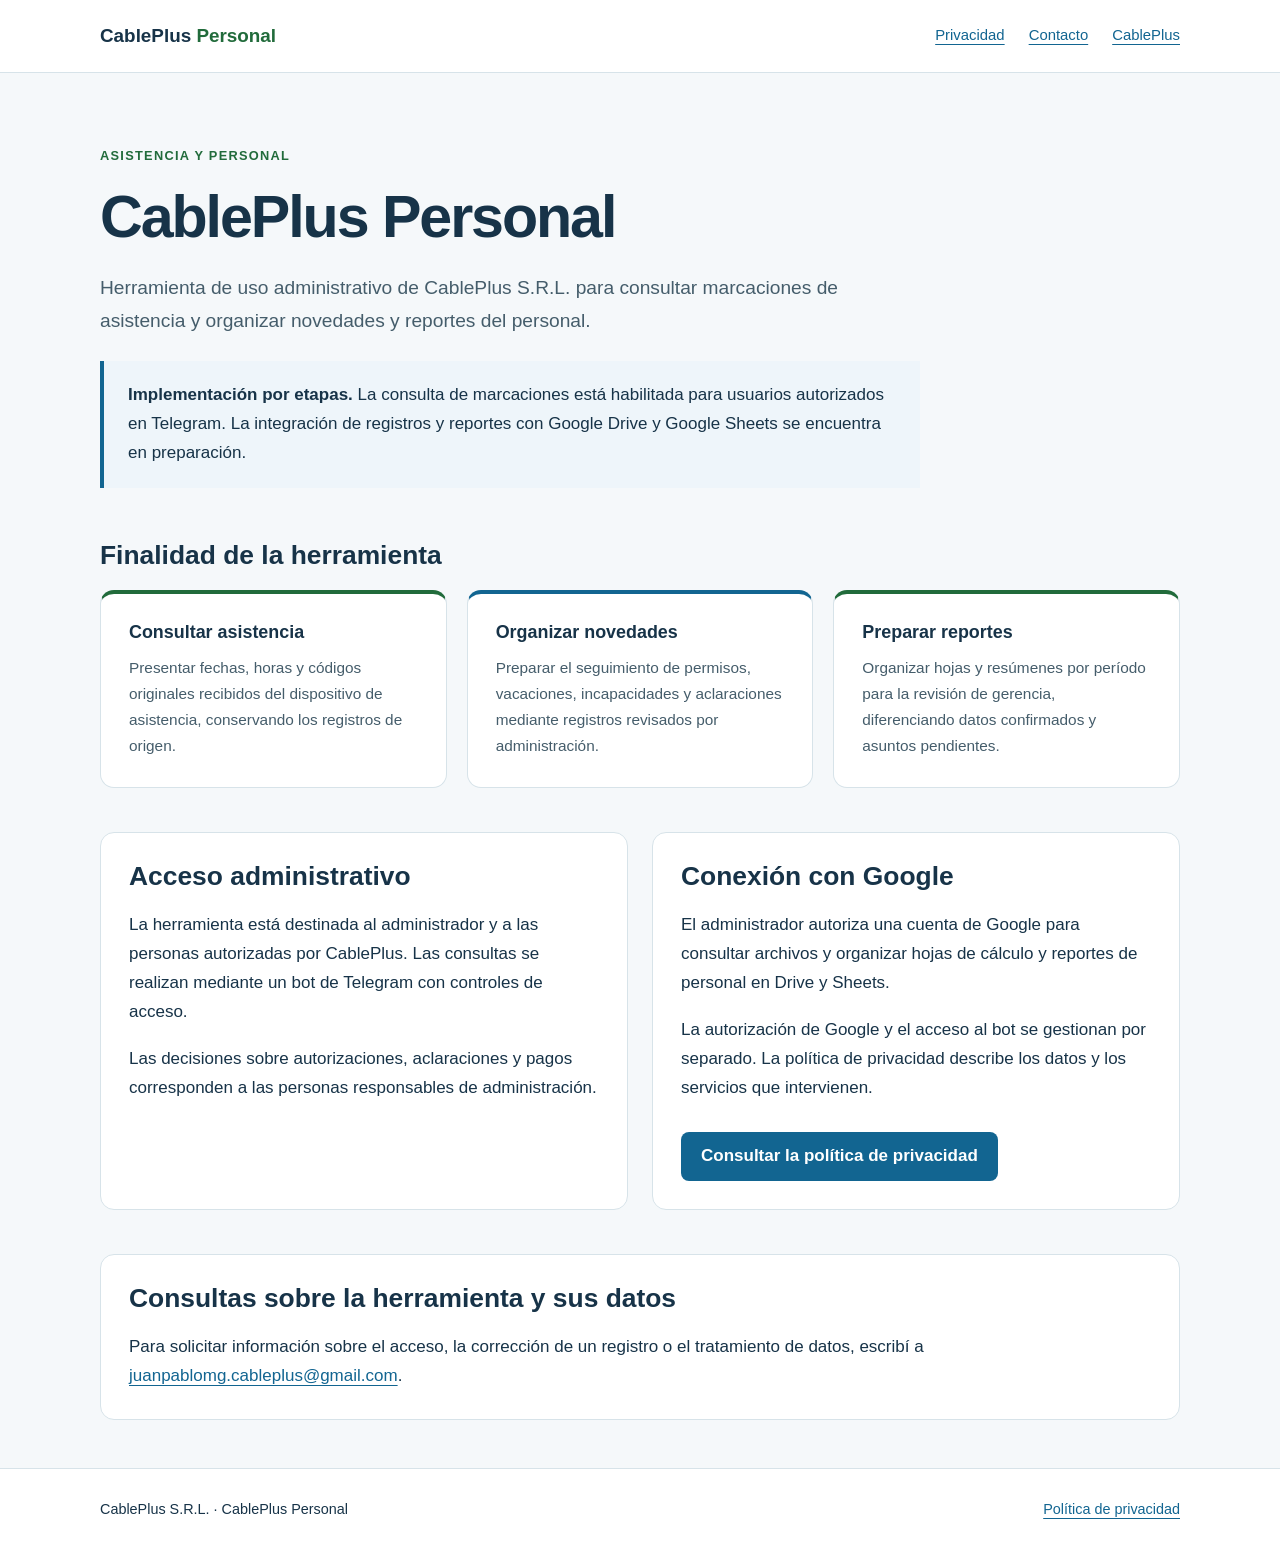
<file: cp-7d94c821e130b3023d7b2982/index.html>
<!doctype html>
<html lang="es">
<head>
  <meta charset="utf-8">
  <meta name="viewport" content="width=device-width,initial-scale=1">
  <meta name="robots" content="noindex, nofollow">
  <meta name="referrer" content="no-referrer">
  <meta name="description" content="CablePlus Personal: herramienta administrativa para consultar asistencia y organizar registros y reportes de personal mediante Telegram, Google Drive y Google Sheets.">
  <title>CablePlus Personal | Asistencia y gestión administrativa</title>
  <link rel="canonical" href="https://www.cableplus.co/cp-7d94c821e130b3023d7b2982/">
  <link rel="stylesheet" href="estilos.css">
</head>
<body>
  <a class="skip" href="#contenido">Ir al contenido</a>
  <header class="site-header"><div class="wrap header-inner">
    <a class="brand" href="./">CablePlus <span>Personal</span></a>
    <nav aria-label="Navegación principal"><a href="privacidad.html">Privacidad</a><a href="mailto:juanpablomg.cableplus@gmail.com">Contacto</a><a href="../">CablePlus</a></nav>
  </div></header>
  <main id="contenido" class="wrap">
    <div class="hero">
      <p class="eyebrow">Asistencia y personal</p>
      <h1>CablePlus Personal</h1>
      <p class="lead">Herramienta de uso administrativo de CablePlus S.R.L. para consultar marcaciones de asistencia y organizar novedades y reportes del personal.</p>
      <div class="notice"><strong>Implementación por etapas.</strong> La consulta de marcaciones está habilitada para usuarios autorizados en Telegram. La integración de registros y reportes con Google Drive y Google Sheets se encuentra en preparación.</div>
    </div>
    <section class="section" aria-labelledby="funciones">
      <h2 id="funciones">Finalidad de la herramienta</h2>
      <div class="cards">
        <article class="card"><h3>Consultar asistencia</h3><p>Presentar fechas, horas y códigos originales recibidos del dispositivo de asistencia, conservando los registros de origen.</p></article>
        <article class="card"><h3>Organizar novedades</h3><p>Preparar el seguimiento de permisos, vacaciones, incapacidades y aclaraciones mediante registros revisados por administración.</p></article>
        <article class="card"><h3>Preparar reportes</h3><p>Organizar hojas y resúmenes por período para la revisión de gerencia, diferenciando datos confirmados y asuntos pendientes.</p></article>
      </div>
    </section>
    <section class="section columns" aria-label="Acceso y conexión con Google">
      <div class="panel"><h2>Acceso administrativo</h2><p>La herramienta está destinada al administrador y a las personas autorizadas por CablePlus. Las consultas se realizan mediante un bot de Telegram con controles de acceso.</p><p>Las decisiones sobre autorizaciones, aclaraciones y pagos corresponden a las personas responsables de administración.</p></div>
      <div class="panel"><h2>Conexión con Google</h2><p>El administrador autoriza una cuenta de Google para consultar archivos y organizar hojas de cálculo y reportes de personal en Drive y Sheets.</p><p>La autorización de Google y el acceso al bot se gestionan por separado. La política de privacidad describe los datos y los servicios que intervienen.</p><a class="button" href="privacidad.html">Consultar la política de privacidad</a></div>
    </section>
    <section class="section panel" aria-labelledby="consultas">
      <h2 id="consultas">Consultas sobre la herramienta y sus datos</h2>
      <p>Para solicitar información sobre el acceso, la corrección de un registro o el tratamiento de datos, escribí a <a href="mailto:juanpablomg.cableplus@gmail.com">juanpablomg.cableplus@gmail.com</a>.</p>
    </section>
  </main>
  <footer><div class="wrap footer-inner"><span>CablePlus S.R.L. · CablePlus Personal</span><a href="privacidad.html">Política de privacidad</a></div></footer>
</body>
</html>
</file>
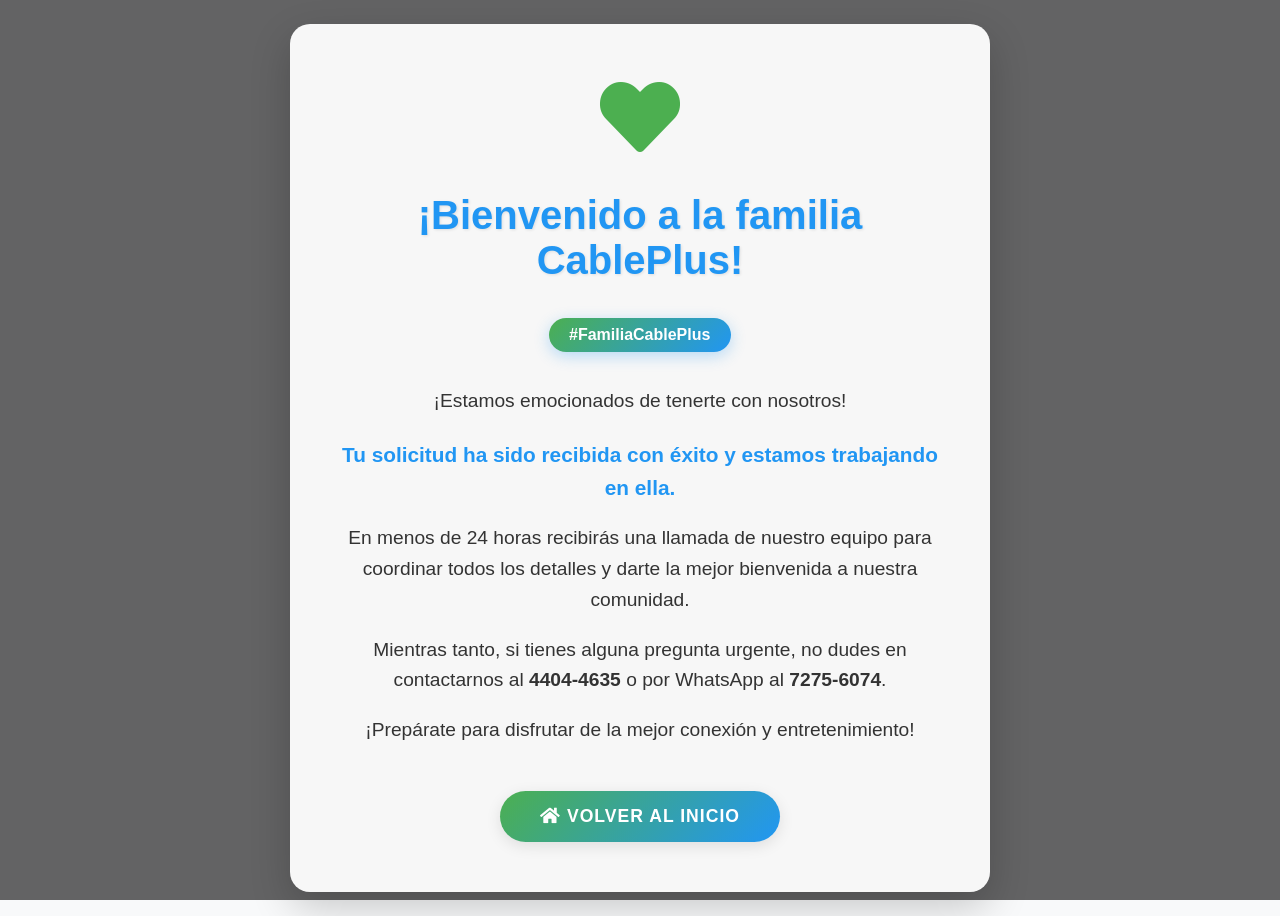
<file: gracias-solicitud.html>
<!DOCTYPE html>
<html lang="es">
<head>
    <!-- Google Tag Manager -->
    <script>(function(w,d,s,l,i){w[l]=w[l]||[];w[l].push({'gtm.start':
    new Date().getTime(),event:'gtm.js'});var f=d.getElementsByTagName(s)[0],
    j=d.createElement(s),dl=l!='dataLayer'?'&l='+l:'';j.async=true;j.src=
    'https://www.googletagmanager.com/gtm.js?id='+i+dl;f.parentNode.insertBefore(j,f);
    })(window,document,'script','dataLayer','GTM-T4TMJP9D');</script>
    <!-- End Google Tag Manager -->
    <meta charset="UTF-8">
    <meta name="viewport" content="width=device-width, initial-scale=1.0">
    <title>¡Bienvenido a la familia CablePlus!</title>
    <link rel="stylesheet" href="https://cdnjs.cloudflare.com/ajax/libs/font-awesome/5.15.4/css/all.min.css">
    <style>
        :root {
            --verde: #4CAF50;
            --azul: #2196F3;
            --naranja: #FF9800;
            --degradado: linear-gradient(135deg, #4CAF50 0%, #2196F3 100%);
        }

        *,
        *::before,
        *::after {
            box-sizing: border-box;
        }
        
        body {
            font-family: 'Segoe UI', Tahoma, Geneva, Verdana, sans-serif;
            margin: 0;
            padding: 24px;
            background: #f8f9fa;
            color: #333;
            display: flex;
            justify-content: center;
            align-items: center;
            min-height: 100vh;
            min-height: 100svh;
            position: relative;
            overflow-x: hidden;
            background-image: url('https://images.unsplash.com/photo-1551434678-e076c223a692?ixlib=rb-1.2.1&auto=format&fit=crop&w=1350&q=80');
            background-size: cover;
            background-position: center;
            background-attachment: fixed;
        }
        
        .overlay {
            position: fixed;
            inset: 0;
            background: rgba(0, 0, 0, 0.6);
            z-index: 0;
        }
        
        .contenedor-gracias {
            position: relative;
            z-index: 1;
            background: rgba(255, 255, 255, 0.95);
            padding: 50px;
            border-radius: 20px;
            box-shadow: 0 15px 40px rgba(0, 0, 0, 0.2);
            max-width: 700px;
            width: min(100%, 700px);
            text-align: center;
            animation: aparecer 0.8s ease-out;
            transform-style: preserve-3d;
            perspective: 1000px;
        }
        
        @keyframes aparecer {
            from { 
                opacity: 0;
                transform: translateY(30px) rotateX(20deg);
            }
            to { 
                opacity: 1;
                transform: translateY(0) rotateX(0);
            }
        }
        
        .icono-gracias {
            font-size: 5rem;
            color: var(--verde);
            margin-bottom: 20px;
            animation: latido 1.5s infinite;
        }
        
        @keyframes latido {
            0% { transform: scale(1); }
            50% { transform: scale(1.1); }
            100% { transform: scale(1); }
        }
        
        h1 {
            color: var(--azul);
            font-size: 2.5rem;
            margin-bottom: 20px;
            text-shadow: 1px 1px 3px rgba(0,0,0,0.1);
        }
        
        p {
            font-size: 1.2rem;
            line-height: 1.6;
            margin-bottom: 15px;
        }
        
        .destacado {
            font-weight: bold;
            color: var(--azul);
            font-size: 1.3rem;
        }
        
        .familia {
            display: inline-block;
            background: var(--degradado);
            color: white;
            padding: 8px 20px;
            border-radius: 50px;
            margin: 15px 0;
            font-weight: bold;
            box-shadow: 0 4px 15px rgba(33, 150, 243, 0.3);
        }
        
        .btn-volver {
            display: inline-block;
            background: var(--degradado);
            color: white;
            padding: 15px 40px;
            border-radius: 50px;
            text-decoration: none;
            font-weight: bold;
            margin-top: 30px;
            transition: all 0.3s ease;
            text-transform: uppercase;
            letter-spacing: 1px;
            font-size: 1.1rem;
            box-shadow: 0 4px 15px rgba(0, 0, 0, 0.1);
            border: none;
            cursor: pointer;
        }
        
        .btn-volver:hover {
            transform: translateY(-3px);
            box-shadow: 0 8px 25px rgba(0, 0, 0, 0.2);
            background: linear-gradient(135deg, #3d8b40 0%, #0d8aee 100%);
        }
        
        .confetti {
            position: fixed;
            width: 10px;
            height: 10px;
            background-color: var(--azul);
            opacity: 0;
            z-index: 10;
            animation: confetti 5s ease-in-out infinite;
            pointer-events: none;
        }
        
        @keyframes confetti {
            0% {
                transform: translateY(0) rotate(0deg);
                opacity: 1;
            }
            100% {
                transform: translateY(500px) rotate(720deg);
                opacity: 0;
            }
        }
        
        @media (max-width: 768px) {
            body {
                padding: 16px;
            }

            .contenedor-gracias {
                padding: 30px 20px;
            }
            
            h1 {
                font-size: 2rem;
            }
            
            p {
                font-size: 1.1rem;
            }
            
            .icono-gracias {
                font-size: 4rem;
            }
        }

        @media (prefers-reduced-motion: reduce) {
            *,
            *::before,
            *::after {
                animation: none !important;
                transition: none !important;
            }

            .confetti {
                display: none;
            }
        }
    </style>
</head>
<body>
    <!-- Google Tag Manager (noscript) -->
    <noscript><iframe src="https://www.googletagmanager.com/ns.html?id=GTM-T4TMJP9D"
    height="0" width="0" style="display:none;visibility:hidden"></iframe></noscript>
    <!-- End Google Tag Manager (noscript) -->
    <div class="overlay"></div>
    
    <div class="contenedor-gracias">
        <div class="icono-gracias">
            <i class="fas fa-heart"></i>
        </div>
        
        <h1>¡Bienvenido a la familia CablePlus!</h1>
        
        <div class="familia">
            #FamiliaCablePlus
        </div>
        
        <p>¡Estamos emocionados de tenerte con nosotros!</p>
        
        <p class="destacado">Tu solicitud ha sido recibida con éxito y estamos trabajando en ella.</p>
        
        <p>En menos de 24 horas recibirás una llamada de nuestro equipo para coordinar todos los detalles y darte la mejor bienvenida a nuestra comunidad.</p>
        
        <p>Mientras tanto, si tienes alguna pregunta urgente, no dudes en contactarnos al <strong>4404-4635</strong> o por WhatsApp al <strong>7275-6074</strong>.</p>
        
        <p>¡Prepárate para disfrutar de la mejor conexión y entretenimiento!</p>
        
        <a href="https://www.cableplus.co/" class="btn-volver">
            <i class="fas fa-home"></i> Volver al inicio
        </a>
    </div>
    
    <script>
        // Crear confeti
        function crearConfetti() {
            const colores = ['#4CAF50', '#2196F3', '#FF9800', '#9C27B0', '#E91E63'];
            
            for (let i = 0; i < 50; i++) {
                const confetti = document.createElement('div');
                confetti.className = 'confetti';
                confetti.style.backgroundColor = colores[Math.floor(Math.random() * colores.length)];
                confetti.style.left = Math.random() * 100 + 'vw';
                confetti.style.top = -10 + 'px';
                confetti.style.width = Math.random() * 10 + 5 + 'px';
                confetti.style.height = Math.random() * 10 + 5 + 'px';
                confetti.style.animationDelay = Math.random() * 5 + 's';
                confetti.style.animationDuration = Math.random() * 3 + 3 + 's';
                document.body.appendChild(confetti);
            }
        }
        
        // Ejecutar cuando se cargue la página
        window.onload = function() {
            crearConfetti();
            
            // Mostrar mensaje especial si viene del formulario
            const urlParams = new URLSearchParams(window.location.search);
            if(urlParams.has('success')) {
                // Animación adicional
                const icono = document.querySelector('.icono-gracias');
                icono.style.animation = 'latido 1.5s infinite, giro 2s 1';
            }
        };
    </script>
</body>
</html>
</file>
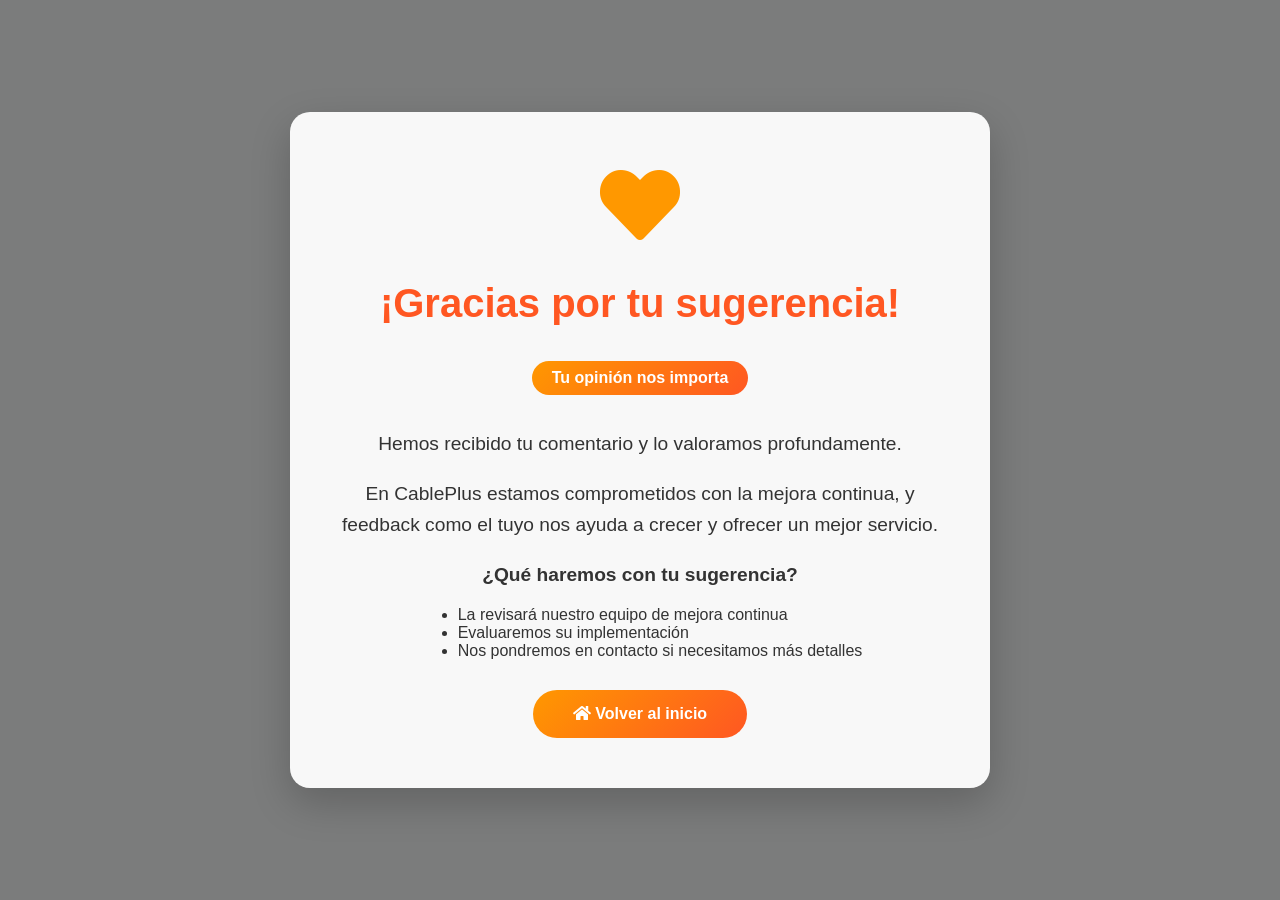
<file: gracias-sugerencia.html>
<!DOCTYPE html>
<html lang="es">
<head>
    <!-- Google Tag Manager -->
    <script>(function(w,d,s,l,i){w[l]=w[l]||[];w[l].push({'gtm.start':
    new Date().getTime(),event:'gtm.js'});var f=d.getElementsByTagName(s)[0],
    j=d.createElement(s),dl=l!='dataLayer'?'&l='+l:'';j.async=true;j.src=
    'https://www.googletagmanager.com/gtm.js?id='+i+dl;f.parentNode.insertBefore(j,f);
    })(window,document,'script','dataLayer','GTM-T4TMJP9D');</script>
    <!-- End Google Tag Manager -->
    <meta charset="UTF-8">
    <meta name="viewport" content="width=device-width, initial-scale=1.0">
    <title>¡Gracias por tu feedback! - CablePlus</title>
    <link rel="stylesheet" href="https://cdnjs.cloudflare.com/ajax/libs/font-awesome/5.15.4/css/all.min.css">
    <style>
        :root {
            --naranja: #FF9800;
            --rojo: #FF5722;
            --degradado: linear-gradient(135deg, #FF9800 0%, #FF5722 100%);
        }

        *,
        *::before,
        *::after {
            box-sizing: border-box;
        }

        body {
            font-family: 'Segoe UI', Tahoma, Geneva, Verdana, sans-serif;
            margin: 0;
            padding: 24px;
            background: #f8f9fa;
            color: #333;
            display: flex;
            justify-content: center;
            align-items: center;
            min-height: 100vh;
            min-height: 100svh;
            position: relative;
            overflow-x: hidden;
            background-image: url('https://images.unsplash.com/photo-1522071820081-009f0129c71c?ixlib=rb-1.2.1&auto=format&fit=crop&w=1350&q=80');
            background-size: cover;
            background-position: center;
        }
        
        .overlay {
            position: fixed;
            inset: 0;
            background: rgba(0, 0, 0, 0.5);
            z-index: 0;
        }
        
        .contenedor-gracias {
            position: relative;
            z-index: 1;
            background: rgba(255, 255, 255, 0.95);
            padding: 50px;
            border-radius: 20px;
            box-shadow: 0 15px 40px rgba(0, 0, 0, 0.2);
            max-width: 700px;
            width: min(100%, 700px);
            text-align: center;
            animation: aparecer 0.8s ease-out;
        }
        
        @keyframes aparecer {
            from { opacity: 0; transform: translateY(30px); }
            to { opacity: 1; transform: translateY(0); }
        }
        
        .icono-gracias {
            font-size: 5rem;
            color: var(--naranja);
            margin-bottom: 20px;
            animation: latido 1.5s infinite;
        }
        
        @keyframes latido {
            0% { transform: scale(1); }
            50% { transform: scale(1.1); }
            100% { transform: scale(1); }
        }
        
        h1 {
            color: var(--rojo);
            font-size: 2.5rem;
            margin-bottom: 20px;
        }
        
        p {
            font-size: 1.2rem;
            line-height: 1.6;
            margin-bottom: 15px;
        }
        
        .valoramos {
            display: inline-block;
            background: var(--degradado);
            color: white;
            padding: 8px 20px;
            border-radius: 50px;
            margin: 15px 0;
            font-weight: bold;
        }
        
        .btn-volver {
            display: inline-block;
            background: var(--degradado);
            color: white;
            padding: 15px 40px;
            border-radius: 50px;
            text-decoration: none;
            font-weight: bold;
            margin-top: 30px;
            transition: all 0.3s ease;
        }
        
        .btn-volver:hover {
            transform: translateY(-3px);
            box-shadow: 0 5px 15px rgba(0, 0, 0, 0.2);
        }
        
        @media (max-width: 768px) {
            body {
                padding: 16px;
            }

            .contenedor-gracias {
                padding: 30px 20px;
            }
            
            h1 {
                font-size: 2rem;
            }
            
            p {
                font-size: 1.1rem;
            }
            
            .icono-gracias {
                font-size: 4rem;
            }
        }

        @media (prefers-reduced-motion: reduce) {
            *,
            *::before,
            *::after {
                animation: none !important;
                transition: none !important;
            }
        }
    </style>
</head>
<body>
    <!-- Google Tag Manager (noscript) -->
    <noscript><iframe src="https://www.googletagmanager.com/ns.html?id=GTM-T4TMJP9D"
    height="0" width="0" style="display:none;visibility:hidden"></iframe></noscript>
    <!-- End Google Tag Manager (noscript) -->
    <div class="overlay"></div>
    
    <div class="contenedor-gracias">
        <div class="icono-gracias">
            <i class="fas fa-heart"></i>
        </div>
        
        <h1>¡Gracias por tu sugerencia!</h1>
        
        <div class="valoramos">
            Tu opinión nos importa
        </div>
        
        <p>Hemos recibido tu comentario y lo valoramos profundamente.</p>
        
        <p>En CablePlus estamos comprometidos con la mejora continua, y feedback como el tuyo nos ayuda a crecer y ofrecer un mejor servicio.</p>
        
        <p><strong>¿Qué haremos con tu sugerencia?</strong></p>
        <ul style="text-align: left; display: inline-block; margin: 0 auto;">
            <li>La revisará nuestro equipo de mejora continua</li>
            <li>Evaluaremos su implementación</li>
            <li>Nos pondremos en contacto si necesitamos más detalles</li>
        </ul>
        
        <a href="https://www.cableplus.co/" class="btn-volver">
            <i class="fas fa-home"></i> Volver al inicio
        </a>
    </div>
</body>
</html>
</file>
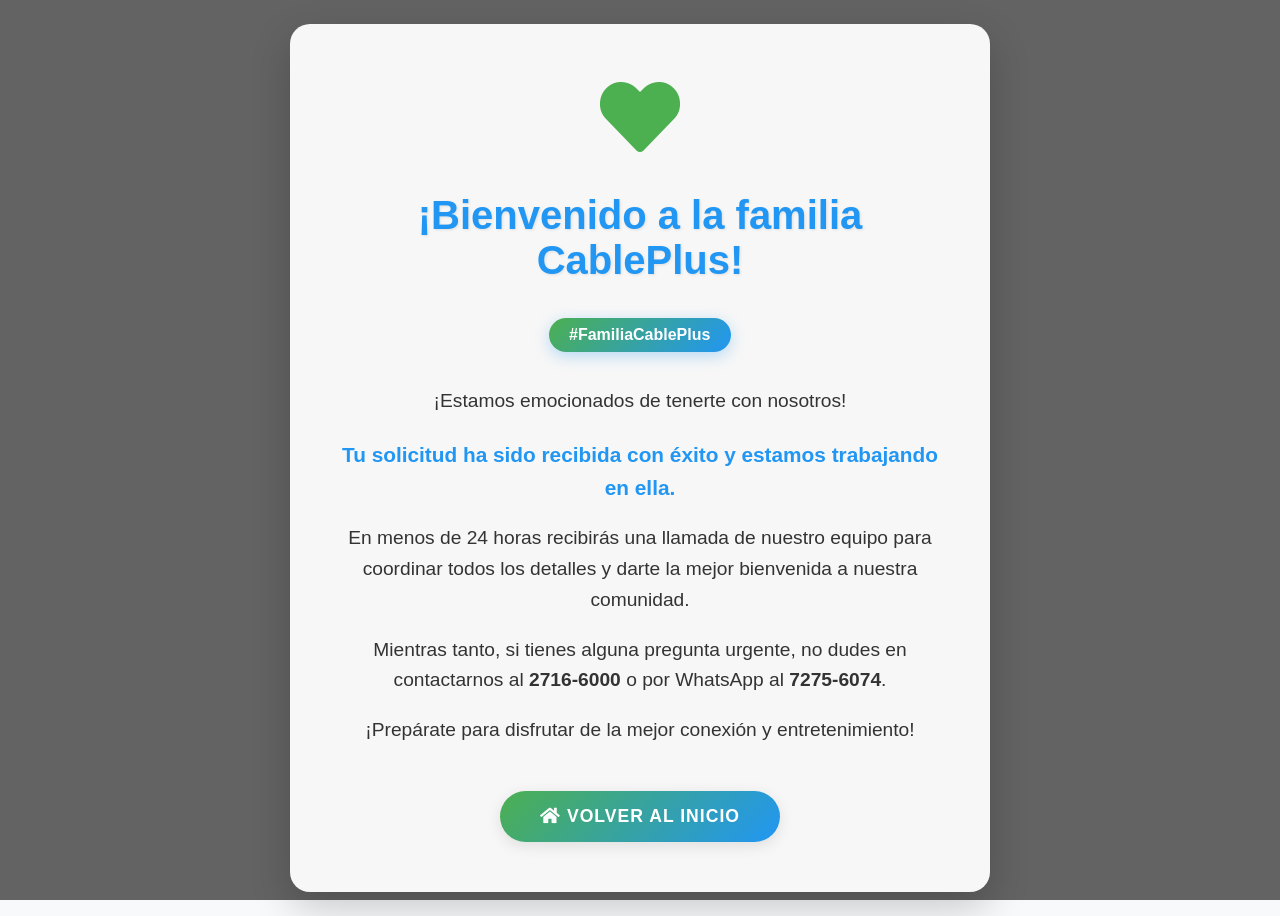
<file: gracias.html>
<!DOCTYPE html>
<html lang="es">
<head>
    <!-- Google Tag Manager -->
    <script>(function(w,d,s,l,i){w[l]=w[l]||[];w[l].push({'gtm.start':
    new Date().getTime(),event:'gtm.js'});var f=d.getElementsByTagName(s)[0],
    j=d.createElement(s),dl=l!='dataLayer'?'&l='+l:'';j.async=true;j.src=
    'https://www.googletagmanager.com/gtm.js?id='+i+dl;f.parentNode.insertBefore(j,f);
    })(window,document,'script','dataLayer','GTM-T4TMJP9D');</script>
    <!-- End Google Tag Manager -->
    <meta charset="UTF-8">
    <meta name="viewport" content="width=device-width, initial-scale=1.0">
    <title>¡Bienvenido a la familia CablePlus!</title>
    <link rel="stylesheet" href="https://cdnjs.cloudflare.com/ajax/libs/font-awesome/5.15.4/css/all.min.css">
    <style>
        :root {
            --verde: #4CAF50;
            --azul: #2196F3;
            --naranja: #FF9800;
            --degradado: linear-gradient(135deg, #4CAF50 0%, #2196F3 100%);
        }

        *,
        *::before,
        *::after {
            box-sizing: border-box;
        }
        
        body {
            font-family: 'Segoe UI', Tahoma, Geneva, Verdana, sans-serif;
            margin: 0;
            padding: 24px;
            background: #f8f9fa;
            color: #333;
            display: flex;
            justify-content: center;
            align-items: center;
            min-height: 100vh;
            min-height: 100svh;
            position: relative;
            overflow-x: hidden;
            background-image: url('https://images.unsplash.com/photo-1551434678-e076c223a692?ixlib=rb-1.2.1&auto=format&fit=crop&w=1350&q=80');
            background-size: cover;
            background-position: center;
            background-attachment: fixed;
        }
        
        .overlay {
            position: fixed;
            inset: 0;
            background: rgba(0, 0, 0, 0.6);
            z-index: 0;
        }
        
        .contenedor-gracias {
            position: relative;
            z-index: 1;
            background: rgba(255, 255, 255, 0.95);
            padding: 50px;
            border-radius: 20px;
            box-shadow: 0 15px 40px rgba(0, 0, 0, 0.2);
            max-width: 700px;
            width: min(100%, 700px);
            text-align: center;
            animation: aparecer 0.8s ease-out;
            transform-style: preserve-3d;
            perspective: 1000px;
        }
        
        @keyframes aparecer {
            from { 
                opacity: 0;
                transform: translateY(30px) rotateX(20deg);
            }
            to { 
                opacity: 1;
                transform: translateY(0) rotateX(0);
            }
        }
        
        .icono-gracias {
            font-size: 5rem;
            color: var(--verde);
            margin-bottom: 20px;
            animation: latido 1.5s infinite;
        }
        
        @keyframes latido {
            0% { transform: scale(1); }
            50% { transform: scale(1.1); }
            100% { transform: scale(1); }
        }
        
        h1 {
            color: var(--azul);
            font-size: 2.5rem;
            margin-bottom: 20px;
            text-shadow: 1px 1px 3px rgba(0,0,0,0.1);
        }
        
        p {
            font-size: 1.2rem;
            line-height: 1.6;
            margin-bottom: 15px;
        }
        
        .destacado {
            font-weight: bold;
            color: var(--azul);
            font-size: 1.3rem;
        }
        
        .familia {
            display: inline-block;
            background: var(--degradado);
            color: white;
            padding: 8px 20px;
            border-radius: 50px;
            margin: 15px 0;
            font-weight: bold;
            box-shadow: 0 4px 15px rgba(33, 150, 243, 0.3);
        }
        
        .btn-volver {
            display: inline-block;
            background: var(--degradado);
            color: white;
            padding: 15px 40px;
            border-radius: 50px;
            text-decoration: none;
            font-weight: bold;
            margin-top: 30px;
            transition: all 0.3s ease;
            text-transform: uppercase;
            letter-spacing: 1px;
            font-size: 1.1rem;
            box-shadow: 0 4px 15px rgba(0, 0, 0, 0.1);
            border: none;
            cursor: pointer;
        }
        
        .btn-volver:hover {
            transform: translateY(-3px);
            box-shadow: 0 8px 25px rgba(0, 0, 0, 0.2);
            background: linear-gradient(135deg, #3d8b40 0%, #0d8aee 100%);
        }
        
        .confetti {
            position: fixed;
            width: 10px;
            height: 10px;
            background-color: var(--azul);
            opacity: 0;
            z-index: 10;
            animation: confetti 5s ease-in-out infinite;
            pointer-events: none;
        }
        
        @keyframes confetti {
            0% {
                transform: translateY(0) rotate(0deg);
                opacity: 1;
            }
            100% {
                transform: translateY(500px) rotate(720deg);
                opacity: 0;
            }
        }
        
        @media (max-width: 768px) {
            body {
                padding: 16px;
            }

            .contenedor-gracias {
                padding: 30px 20px;
            }
            
            h1 {
                font-size: 2rem;
            }
            
            p {
                font-size: 1.1rem;
            }
            
            .icono-gracias {
                font-size: 4rem;
            }
        }

        @media (prefers-reduced-motion: reduce) {
            *,
            *::before,
            *::after {
                animation: none !important;
                transition: none !important;
            }

            .confetti {
                display: none;
            }
        }
    </style>
</head>
<body>
    <!-- Google Tag Manager (noscript) -->
    <noscript><iframe src="https://www.googletagmanager.com/ns.html?id=GTM-T4TMJP9D"
    height="0" width="0" style="display:none;visibility:hidden"></iframe></noscript>
    <!-- End Google Tag Manager (noscript) -->
    <div class="overlay"></div>
    
    <div class="contenedor-gracias">
        <div class="icono-gracias">
            <i class="fas fa-heart"></i>
        </div>
        
        <h1>¡Bienvenido a la familia CablePlus!</h1>
        
        <div class="familia">
            #FamiliaCablePlus
        </div>
        
        <p>¡Estamos emocionados de tenerte con nosotros!</p>
        
        <p class="destacado">Tu solicitud ha sido recibida con éxito y estamos trabajando en ella.</p>
        
        <p>En menos de 24 horas recibirás una llamada de nuestro equipo para coordinar todos los detalles y darte la mejor bienvenida a nuestra comunidad.</p>
        
        <p>Mientras tanto, si tienes alguna pregunta urgente, no dudes en contactarnos al <strong>2716-6000</strong> o por WhatsApp al <strong>7275-6074</strong>.</p>
        
        <p>¡Prepárate para disfrutar de la mejor conexión y entretenimiento!</p>
        
        <a href="https://www.cableplus.co/" class="btn-volver">
            <i class="fas fa-home"></i> Volver al inicio
        </a>
    </div>
    
    <script>
        // Crear confeti
        function crearConfetti() {
            const colores = ['#4CAF50', '#2196F3', '#FF9800', '#9C27B0', '#E91E63'];
            
            for (let i = 0; i < 50; i++) {
                const confetti = document.createElement('div');
                confetti.className = 'confetti';
                confetti.style.backgroundColor = colores[Math.floor(Math.random() * colores.length)];
                confetti.style.left = Math.random() * 100 + 'vw';
                confetti.style.top = -10 + 'px';
                confetti.style.width = Math.random() * 10 + 5 + 'px';
                confetti.style.height = Math.random() * 10 + 5 + 'px';
                confetti.style.animationDelay = Math.random() * 5 + 's';
                confetti.style.animationDuration = Math.random() * 3 + 3 + 's';
                document.body.appendChild(confetti);
            }
        }
        
        // Ejecutar cuando se cargue la página
        window.onload = function() {
            crearConfetti();
            
            // Mostrar mensaje especial si viene del formulario
            const urlParams = new URLSearchParams(window.location.search);
            if(urlParams.has('success')) {
                // Animación adicional
                const icono = document.querySelector('.icono-gracias');
                icono.style.animation = 'latido 1.5s infinite, giro 2s 1';
            }
        };
    </script>
</body>
</html>
</file>
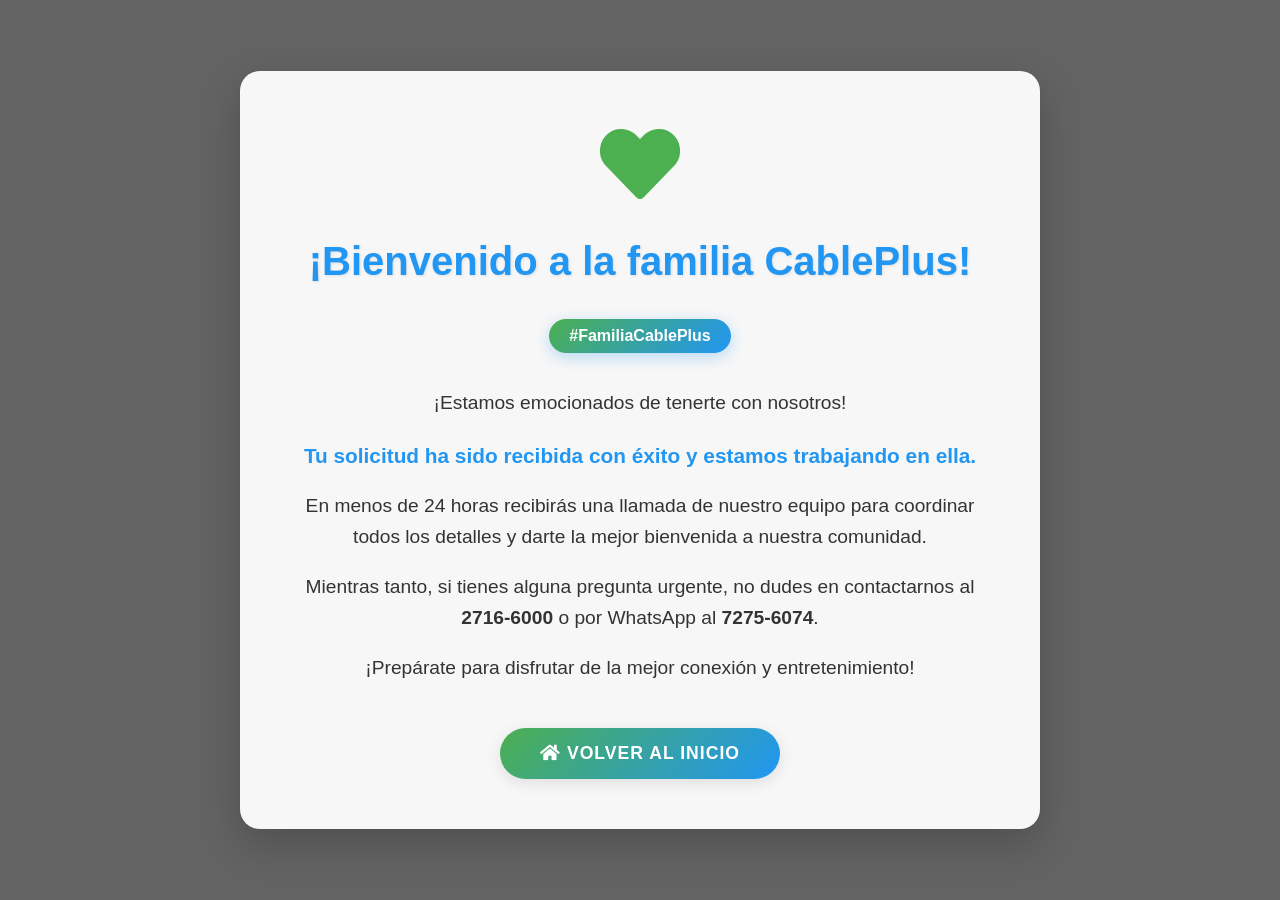
<file: Cable Plus web/gracias.html>
<!DOCTYPE html>
<html lang="es">
<head>
    <!-- Google Tag Manager -->
    <script>(function(w,d,s,l,i){w[l]=w[l]||[];w[l].push({'gtm.start':
    new Date().getTime(),event:'gtm.js'});var f=d.getElementsByTagName(s)[0],
    j=d.createElement(s),dl=l!='dataLayer'?'&l='+l:'';j.async=true;j.src=
    'https://www.googletagmanager.com/gtm.js?id='+i+dl;f.parentNode.insertBefore(j,f);
    })(window,document,'script','dataLayer','GTM-T4TMJP9D');</script>
    <!-- End Google Tag Manager -->
    <meta charset="UTF-8">
    <meta name="viewport" content="width=device-width, initial-scale=1.0">
    <title>¡Bienvenido a la familia CablePlus!</title>
    <link rel="stylesheet" href="https://cdnjs.cloudflare.com/ajax/libs/font-awesome/5.15.4/css/all.min.css">
    <style>
        :root {
            --verde: #4CAF50;
            --azul: #2196F3;
            --naranja: #FF9800;
            --degradado: linear-gradient(135deg, #4CAF50 0%, #2196F3 100%);
        }
        
        body {
            font-family: 'Segoe UI', Tahoma, Geneva, Verdana, sans-serif;
            margin: 0;
            padding: 0;
            background: #f8f9fa;
            color: #333;
            display: flex;
            justify-content: center;
            align-items: center;
            min-height: 100vh;
            background-image: url('https://images.unsplash.com/photo-1551434678-e076c223a692?ixlib=rb-1.2.1&auto=format&fit=crop&w=1350&q=80');
            background-size: cover;
            background-position: center;
            background-attachment: fixed;
        }
        
        .overlay {
            position: absolute;
            top: 0;
            left: 0;
            width: 100%;
            height: 100%;
            background: rgba(0, 0, 0, 0.6);
            z-index: 0;
        }
        
        .contenedor-gracias {
            position: relative;
            z-index: 1;
            background: rgba(255, 255, 255, 0.95);
            padding: 50px;
            border-radius: 20px;
            box-shadow: 0 15px 40px rgba(0, 0, 0, 0.2);
            max-width: 700px;
            width: 90%;
            text-align: center;
            animation: aparecer 0.8s ease-out;
            transform-style: preserve-3d;
            perspective: 1000px;
        }
        
        @keyframes aparecer {
            from { 
                opacity: 0;
                transform: translateY(30px) rotateX(20deg);
            }
            to { 
                opacity: 1;
                transform: translateY(0) rotateX(0);
            }
        }
        
        .icono-gracias {
            font-size: 5rem;
            color: var(--verde);
            margin-bottom: 20px;
            animation: latido 1.5s infinite;
        }
        
        @keyframes latido {
            0% { transform: scale(1); }
            50% { transform: scale(1.1); }
            100% { transform: scale(1); }
        }
        
        h1 {
            color: var(--azul);
            font-size: 2.5rem;
            margin-bottom: 20px;
            text-shadow: 1px 1px 3px rgba(0,0,0,0.1);
        }
        
        p {
            font-size: 1.2rem;
            line-height: 1.6;
            margin-bottom: 15px;
        }
        
        .destacado {
            font-weight: bold;
            color: var(--azul);
            font-size: 1.3rem;
        }
        
        .familia {
            display: inline-block;
            background: var(--degradado);
            color: white;
            padding: 8px 20px;
            border-radius: 50px;
            margin: 15px 0;
            font-weight: bold;
            box-shadow: 0 4px 15px rgba(33, 150, 243, 0.3);
        }
        
        .btn-volver {
            display: inline-block;
            background: var(--degradado);
            color: white;
            padding: 15px 40px;
            border-radius: 50px;
            text-decoration: none;
            font-weight: bold;
            margin-top: 30px;
            transition: all 0.3s ease;
            text-transform: uppercase;
            letter-spacing: 1px;
            font-size: 1.1rem;
            box-shadow: 0 4px 15px rgba(0, 0, 0, 0.1);
            border: none;
            cursor: pointer;
        }
        
        .btn-volver:hover {
            transform: translateY(-3px);
            box-shadow: 0 8px 25px rgba(0, 0, 0, 0.2);
            background: linear-gradient(135deg, #3d8b40 0%, #0d8aee 100%);
        }
        
        .confetti {
            position: absolute;
            width: 10px;
            height: 10px;
            background-color: var(--azul);
            opacity: 0;
            z-index: 10;
            animation: confetti 5s ease-in-out infinite;
        }
        
        @keyframes confetti {
            0% {
                transform: translateY(0) rotate(0deg);
                opacity: 1;
            }
            100% {
                transform: translateY(500px) rotate(720deg);
                opacity: 0;
            }
        }
        
        @media (max-width: 768px) {
            .contenedor-gracias {
                padding: 30px 20px;
            }
            
            h1 {
                font-size: 2rem;
            }
            
            p {
                font-size: 1.1rem;
            }
            
            .icono-gracias {
                font-size: 4rem;
            }
        }
    </style>
</head>
<body>
    <!-- Google Tag Manager (noscript) -->
    <noscript><iframe src="https://www.googletagmanager.com/ns.html?id=GTM-T4TMJP9D"
    height="0" width="0" style="display:none;visibility:hidden"></iframe></noscript>
    <!-- End Google Tag Manager (noscript) -->
    <div class="overlay"></div>
    
    <div class="contenedor-gracias">
        <div class="icono-gracias">
            <i class="fas fa-heart"></i>
        </div>
        
        <h1>¡Bienvenido a la familia CablePlus!</h1>
        
        <div class="familia">
            #FamiliaCablePlus
        </div>
        
        <p>¡Estamos emocionados de tenerte con nosotros!</p>
        
        <p class="destacado">Tu solicitud ha sido recibida con éxito y estamos trabajando en ella.</p>
        
        <p>En menos de 24 horas recibirás una llamada de nuestro equipo para coordinar todos los detalles y darte la mejor bienvenida a nuestra comunidad.</p>
        
        <p>Mientras tanto, si tienes alguna pregunta urgente, no dudes en contactarnos al <strong>2716-6000</strong> o por WhatsApp al <strong>7275-6074</strong>.</p>
        
        <p>¡Prepárate para disfrutar de la mejor conexión y entretenimiento!</p>
        
        <a href="index.html" class="btn-volver">
            <i class="fas fa-home"></i> Volver al inicio
        </a>
    </div>
    
    <script>
        // Crear confeti
        function crearConfetti() {
            const colores = ['#4CAF50', '#2196F3', '#FF9800', '#9C27B0', '#E91E63'];
            
            for (let i = 0; i < 50; i++) {
                const confetti = document.createElement('div');
                confetti.className = 'confetti';
                confetti.style.backgroundColor = colores[Math.floor(Math.random() * colores.length)];
                confetti.style.left = Math.random() * 100 + 'vw';
                confetti.style.top = -10 + 'px';
                confetti.style.width = Math.random() * 10 + 5 + 'px';
                confetti.style.height = Math.random() * 10 + 5 + 'px';
                confetti.style.animationDelay = Math.random() * 5 + 's';
                confetti.style.animationDuration = Math.random() * 3 + 3 + 's';
                document.body.appendChild(confetti);
            }
        }
        
        // Ejecutar cuando se cargue la página
        window.onload = function() {
            crearConfetti();
            
            // Mostrar mensaje especial si viene del formulario
            const urlParams = new URLSearchParams(window.location.search);
            if(urlParams.has('success')) {
                // Animación adicional
                const icono = document.querySelector('.icono-gracias');
                icono.style.animation = 'latido 1.5s infinite, giro 2s 1';
            }
        };
    </script>
</body>
</html>
</file>
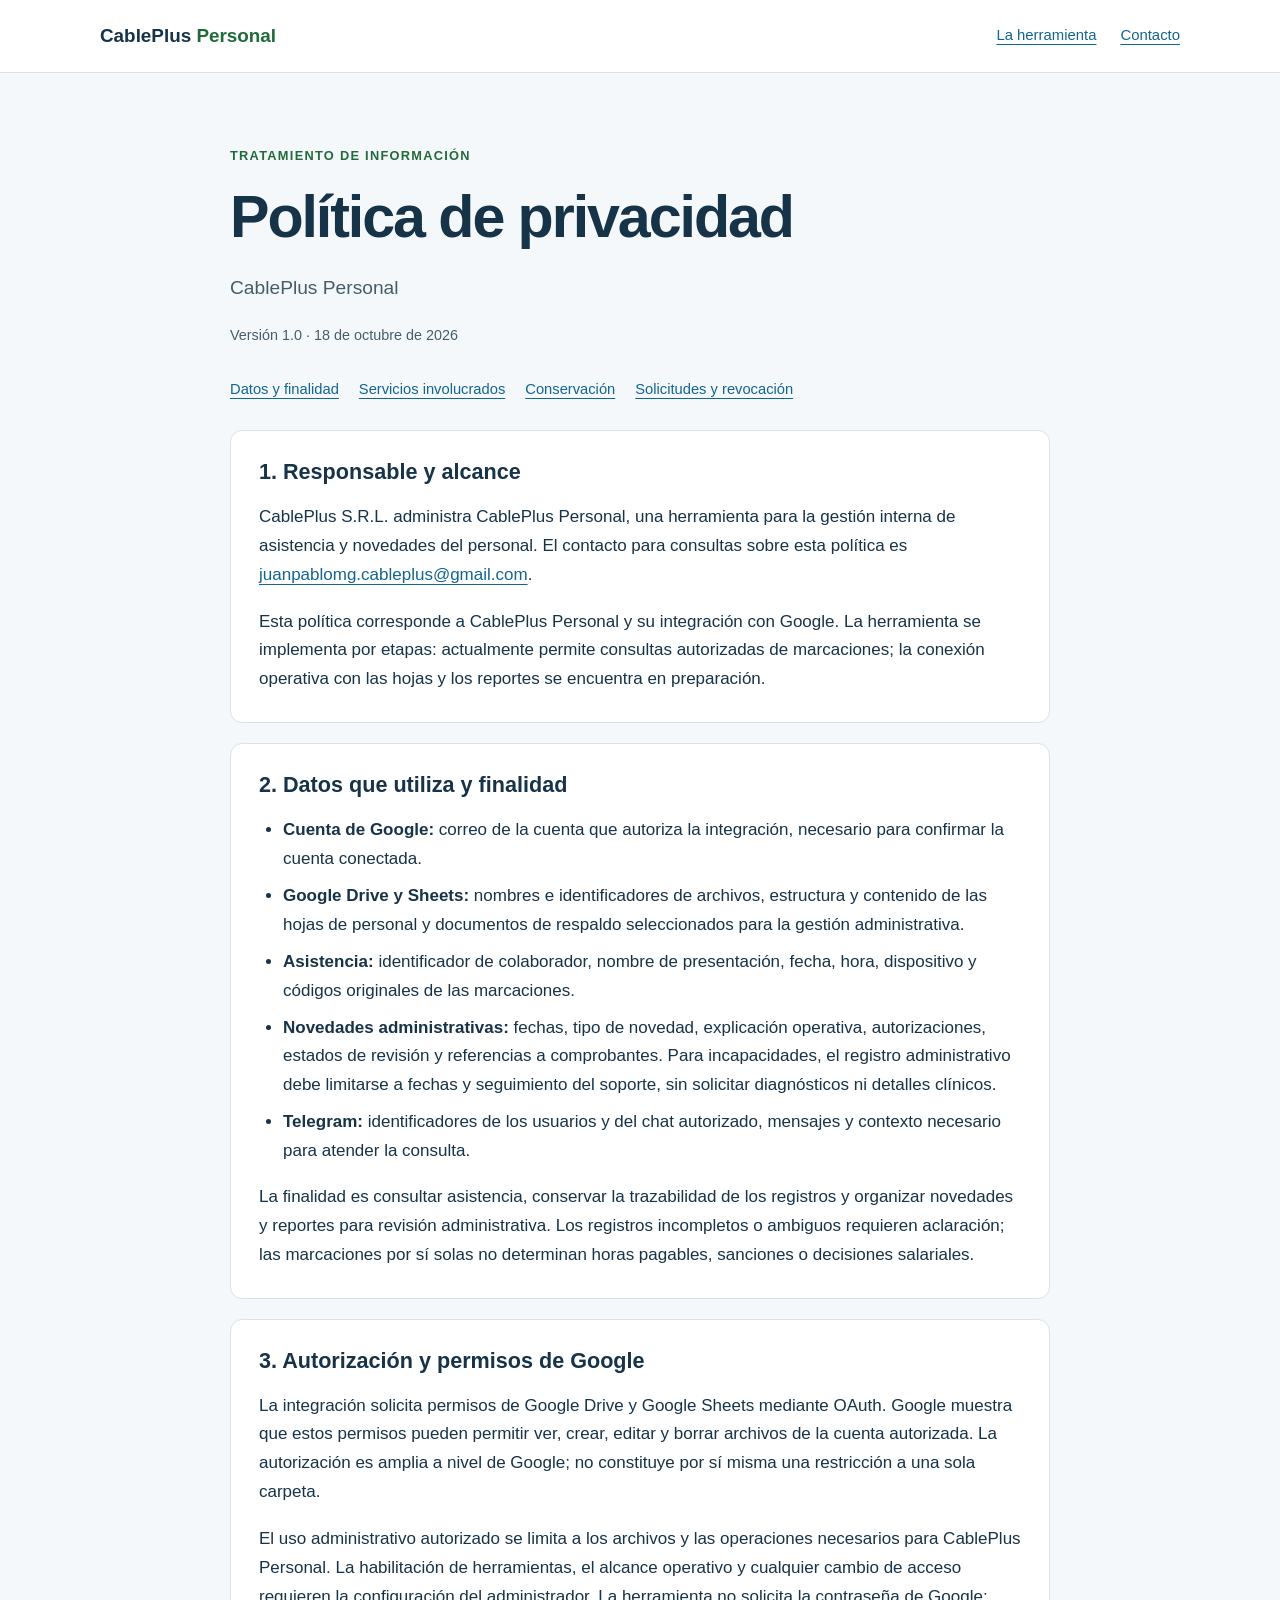
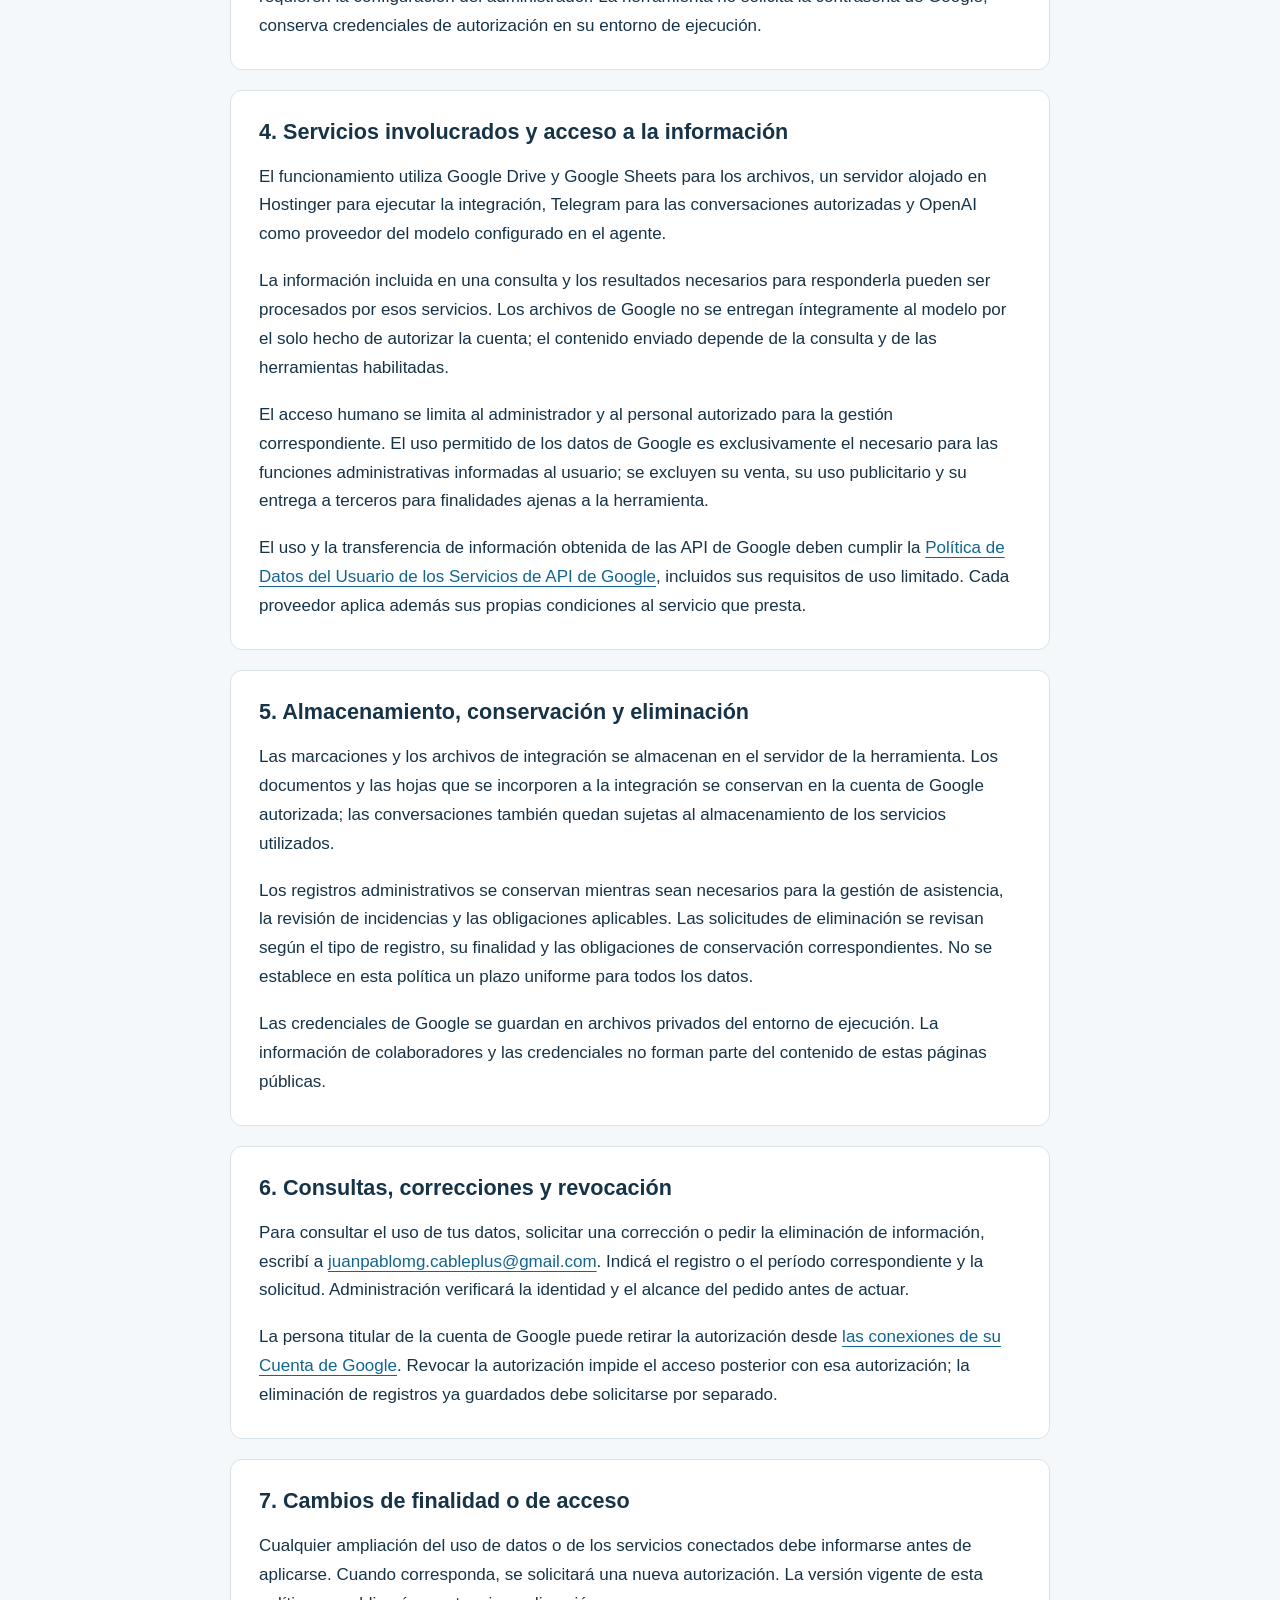
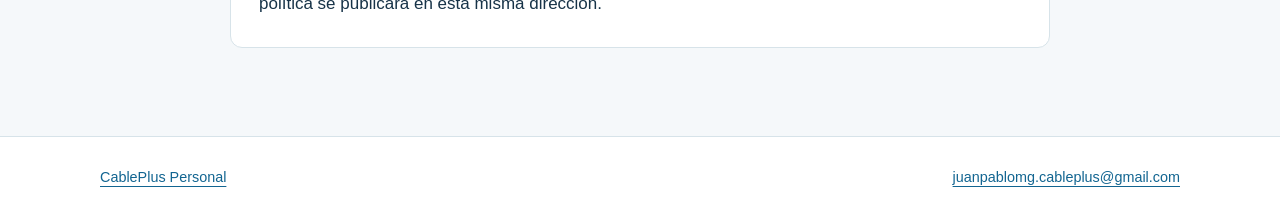
<file: cp-7d94c821e130b3023d7b2982/privacidad.html>
<!doctype html>
<html lang="es">
<head>
  <meta charset="utf-8">
  <meta name="viewport" content="width=device-width,initial-scale=1">
  <meta name="robots" content="noindex, nofollow">
  <meta name="referrer" content="no-referrer">
  <meta name="description" content="Política de privacidad de CablePlus Personal: acceso a Google Drive y Sheets, uso administrativo de datos, servicios involucrados y solicitudes de corrección o eliminación.">
  <title>Política de privacidad | CablePlus Personal</title>
  <link rel="canonical" href="https://www.cableplus.co/cp-7d94c821e130b3023d7b2982/privacidad.html">
  <link rel="stylesheet" href="estilos.css">
</head>
<body>
  <a class="skip" href="#contenido">Ir al contenido</a>
  <header class="site-header"><div class="wrap header-inner">
    <a class="brand" href="./">CablePlus <span>Personal</span></a>
    <nav aria-label="Navegación principal"><a href="./">La herramienta</a><a href="mailto:juanpablomg.cableplus@gmail.com">Contacto</a></nav>
  </div></header>
  <main id="contenido" class="wrap article">
    <div class="hero"><p class="eyebrow">Tratamiento de información</p><h1>Política de privacidad</h1><p class="lead">CablePlus Personal</p><p class="meta">Versión 1.0 · 18 de octubre de 2026</p></div>
    <nav class="toc" aria-label="Contenido de la política"><a href="#datos">Datos y finalidad</a><a href="#servicios">Servicios involucrados</a><a href="#conservacion">Conservación</a><a href="#solicitudes">Solicitudes y revocación</a></nav>
    <section aria-labelledby="responsable"><h2 id="responsable">1. Responsable y alcance</h2><p>CablePlus S.R.L. administra CablePlus Personal, una herramienta para la gestión interna de asistencia y novedades del personal. El contacto para consultas sobre esta política es <a href="mailto:juanpablomg.cableplus@gmail.com">juanpablomg.cableplus@gmail.com</a>.</p><p>Esta política corresponde a CablePlus Personal y su integración con Google. La herramienta se implementa por etapas: actualmente permite consultas autorizadas de marcaciones; la conexión operativa con las hojas y los reportes se encuentra en preparación.</p></section>
    <section id="datos" aria-labelledby="datos-titulo"><h2 id="datos-titulo">2. Datos que utiliza y finalidad</h2><ul><li><strong>Cuenta de Google:</strong> correo de la cuenta que autoriza la integración, necesario para confirmar la cuenta conectada.</li><li><strong>Google Drive y Sheets:</strong> nombres e identificadores de archivos, estructura y contenido de las hojas de personal y documentos de respaldo seleccionados para la gestión administrativa.</li><li><strong>Asistencia:</strong> identificador de colaborador, nombre de presentación, fecha, hora, dispositivo y códigos originales de las marcaciones.</li><li><strong>Novedades administrativas:</strong> fechas, tipo de novedad, explicación operativa, autorizaciones, estados de revisión y referencias a comprobantes. Para incapacidades, el registro administrativo debe limitarse a fechas y seguimiento del soporte, sin solicitar diagnósticos ni detalles clínicos.</li><li><strong>Telegram:</strong> identificadores de los usuarios y del chat autorizado, mensajes y contexto necesario para atender la consulta.</li></ul><p>La finalidad es consultar asistencia, conservar la trazabilidad de los registros y organizar novedades y reportes para revisión administrativa. Los registros incompletos o ambiguos requieren aclaración; las marcaciones por sí solas no determinan horas pagables, sanciones o decisiones salariales.</p></section>
    <section aria-labelledby="permisos"><h2 id="permisos">3. Autorización y permisos de Google</h2><p>La integración solicita permisos de Google Drive y Google Sheets mediante OAuth. Google muestra que estos permisos pueden permitir ver, crear, editar y borrar archivos de la cuenta autorizada. La autorización es amplia a nivel de Google; no constituye por sí misma una restricción a una sola carpeta.</p><p>El uso administrativo autorizado se limita a los archivos y las operaciones necesarios para CablePlus Personal. La habilitación de herramientas, el alcance operativo y cualquier cambio de acceso requieren la configuración del administrador. La herramienta no solicita la contraseña de Google; conserva credenciales de autorización en su entorno de ejecución.</p></section>
    <section id="servicios" aria-labelledby="servicios-titulo"><h2 id="servicios-titulo">4. Servicios involucrados y acceso a la información</h2><p>El funcionamiento utiliza Google Drive y Google Sheets para los archivos, un servidor alojado en Hostinger para ejecutar la integración, Telegram para las conversaciones autorizadas y OpenAI como proveedor del modelo configurado en el agente.</p><p>La información incluida en una consulta y los resultados necesarios para responderla pueden ser procesados por esos servicios. Los archivos de Google no se entregan íntegramente al modelo por el solo hecho de autorizar la cuenta; el contenido enviado depende de la consulta y de las herramientas habilitadas.</p><p>El acceso humano se limita al administrador y al personal autorizado para la gestión correspondiente. El uso permitido de los datos de Google es exclusivamente el necesario para las funciones administrativas informadas al usuario; se excluyen su venta, su uso publicitario y su entrega a terceros para finalidades ajenas a la herramienta.</p><p>El uso y la transferencia de información obtenida de las API de Google deben cumplir la <a href="https://developers.google.com/terms/api-services-user-data-policy">Política de Datos del Usuario de los Servicios de API de Google</a>, incluidos sus requisitos de uso limitado. Cada proveedor aplica además sus propias condiciones al servicio que presta.</p></section>
    <section id="conservacion" aria-labelledby="conservacion-titulo"><h2 id="conservacion-titulo">5. Almacenamiento, conservación y eliminación</h2><p>Las marcaciones y los archivos de integración se almacenan en el servidor de la herramienta. Los documentos y las hojas que se incorporen a la integración se conservan en la cuenta de Google autorizada; las conversaciones también quedan sujetas al almacenamiento de los servicios utilizados.</p><p>Los registros administrativos se conservan mientras sean necesarios para la gestión de asistencia, la revisión de incidencias y las obligaciones aplicables. Las solicitudes de eliminación se revisan según el tipo de registro, su finalidad y las obligaciones de conservación correspondientes. No se establece en esta política un plazo uniforme para todos los datos.</p><p>Las credenciales de Google se guardan en archivos privados del entorno de ejecución. La información de colaboradores y las credenciales no forman parte del contenido de estas páginas públicas.</p></section>
    <section id="solicitudes" aria-labelledby="solicitudes-titulo"><h2 id="solicitudes-titulo">6. Consultas, correcciones y revocación</h2><p>Para consultar el uso de tus datos, solicitar una corrección o pedir la eliminación de información, escribí a <a href="mailto:juanpablomg.cableplus@gmail.com">juanpablomg.cableplus@gmail.com</a>. Indicá el registro o el período correspondiente y la solicitud. Administración verificará la identidad y el alcance del pedido antes de actuar.</p><p>La persona titular de la cuenta de Google puede retirar la autorización desde <a href="https://myaccount.google.com/connections">las conexiones de su Cuenta de Google</a>. Revocar la autorización impide el acceso posterior con esa autorización; la eliminación de registros ya guardados debe solicitarse por separado.</p></section>
    <section aria-labelledby="cambios"><h2 id="cambios">7. Cambios de finalidad o de acceso</h2><p>Cualquier ampliación del uso de datos o de los servicios conectados debe informarse antes de aplicarse. Cuando corresponda, se solicitará una nueva autorización. La versión vigente de esta política se publicará en esta misma dirección.</p></section>
  </main>
  <footer><div class="wrap footer-inner"><a href="./">CablePlus Personal</a><a href="mailto:juanpablomg.cableplus@gmail.com">juanpablomg.cableplus@gmail.com</a></div></footer>
</body>
</html>
</file>
<file: cp-7d94c821e130b3023d7b2982/estilos.css>
:root{color-scheme:light;--ink:#173348;--muted:#455d6b;--green:#216b3b;--blue:#126591;--line:#d7e3e9;--paper:#fff;--bg:#f5f8fa}
*{box-sizing:border-box}html{scroll-behavior:smooth}body{margin:0;background:var(--bg);color:var(--ink);font:17px/1.7 'Segoe UI',Tahoma,Geneva,Verdana,sans-serif}a{color:var(--blue);text-underline-offset:4px}a:hover{text-decoration-thickness:2px}a:focus-visible{outline:3px solid var(--blue);outline-offset:5px}h1,h2,h3{line-height:1.2;text-wrap:balance}h1{font-size:clamp(2.25rem,6vw,3.7rem);letter-spacing:-.035em;margin:0 0 20px}h2{font-size:1.65rem;margin:0 0 18px}h3{font-size:1.12rem;margin:0 0 12px}p{margin:0 0 18px}p:last-child{margin-bottom:0}.wrap{width:min(1080px,calc(100% - 48px));margin:auto}.skip{position:absolute;left:16px;top:-100px;background:white;padding:12px;z-index:5}.skip:focus{top:10px}.site-header{background:white;border-bottom:1px solid var(--line)}.header-inner{display:flex;justify-content:space-between;align-items:center;gap:24px;padding:20px 0}.brand{font-size:1.18rem;font-weight:750;text-decoration:none;color:var(--ink)}.brand span{color:var(--green)}nav{display:flex;flex-wrap:wrap;gap:12px 24px}nav a{font-size:.93rem}.eyebrow{color:var(--green);font-weight:700;font-size:.8rem;letter-spacing:.1em;text-transform:uppercase;margin-bottom:14px}.hero{padding:72px 0 52px;max-width:820px}.lead{font-size:1.2rem;color:var(--muted)}.badge{display:inline-block;border:1px solid #b9d9c5;background:#eaf5ee;color:#1d5d34;border-radius:30px;font-size:.85rem;padding:5px 14px;margin-bottom:22px}.section{margin:0 0 44px}.cards{display:grid;grid-template-columns:repeat(3,1fr);gap:20px}.card,.panel{background:var(--paper);border:1px solid var(--line);border-radius:14px;padding:28px}.card{border-top:4px solid var(--green)}.card:nth-child(2){border-top-color:var(--blue)}.card p{font-size:.96rem;color:var(--muted)}.columns{display:grid;grid-template-columns:1fr 1fr;gap:24px}.notice{background:#eef5fa;border-left:4px solid var(--blue);padding:20px 24px;margin-top:24px}.button{display:inline-block;text-decoration:none;background:var(--blue);color:white;font-weight:650;padding:10px 20px;border-radius:8px;margin-top:12px}.button:hover{background:#0d5277}.article{max-width:820px;margin:auto;padding-bottom:20px}.article .hero{padding-bottom:30px}.article section{background:white;border:1px solid var(--line);border-radius:12px;padding:28px;margin-bottom:20px}.article h2{font-size:1.35rem}.article ul{padding-left:24px}.article li{margin:8px 0}.toc{display:flex;gap:8px 20px;flex-wrap:wrap;margin:0 0 28px}.toc a{font-size:.92rem}.meta{font-size:.9rem;color:var(--muted)}footer{border-top:1px solid var(--line);padding:28px 0 34px;margin-top:48px;background:white}.footer-inner{display:flex;justify-content:space-between;gap:16px;flex-wrap:wrap;font-size:.9rem}footer a{overflow-wrap:anywhere}section[id]{scroll-margin-top:20px}@media(max-width:720px){.wrap{width:calc(100% - 32px)}.header-inner{align-items:flex-start;flex-direction:column;gap:12px}.hero{padding:42px 0 32px}.cards,.columns{grid-template-columns:1fr}.card,.panel,.article section{padding:22px}h1{font-size:2.4rem}.lead{font-size:1.1rem}.section{margin-bottom:32px}.footer-inner{flex-direction:column}}@media print{body{background:white;font-size:11pt}.wrap{width:100%}.site-header,nav,.skip,.button,.toc,footer{display:none}.hero{padding:0 0 20px}h1{font-size:26pt}.article section,.panel,.card{break-inside:avoid;border-radius:0}.cards,.columns{display:block}.card{margin-bottom:12px}a{color:inherit}}
</file>
